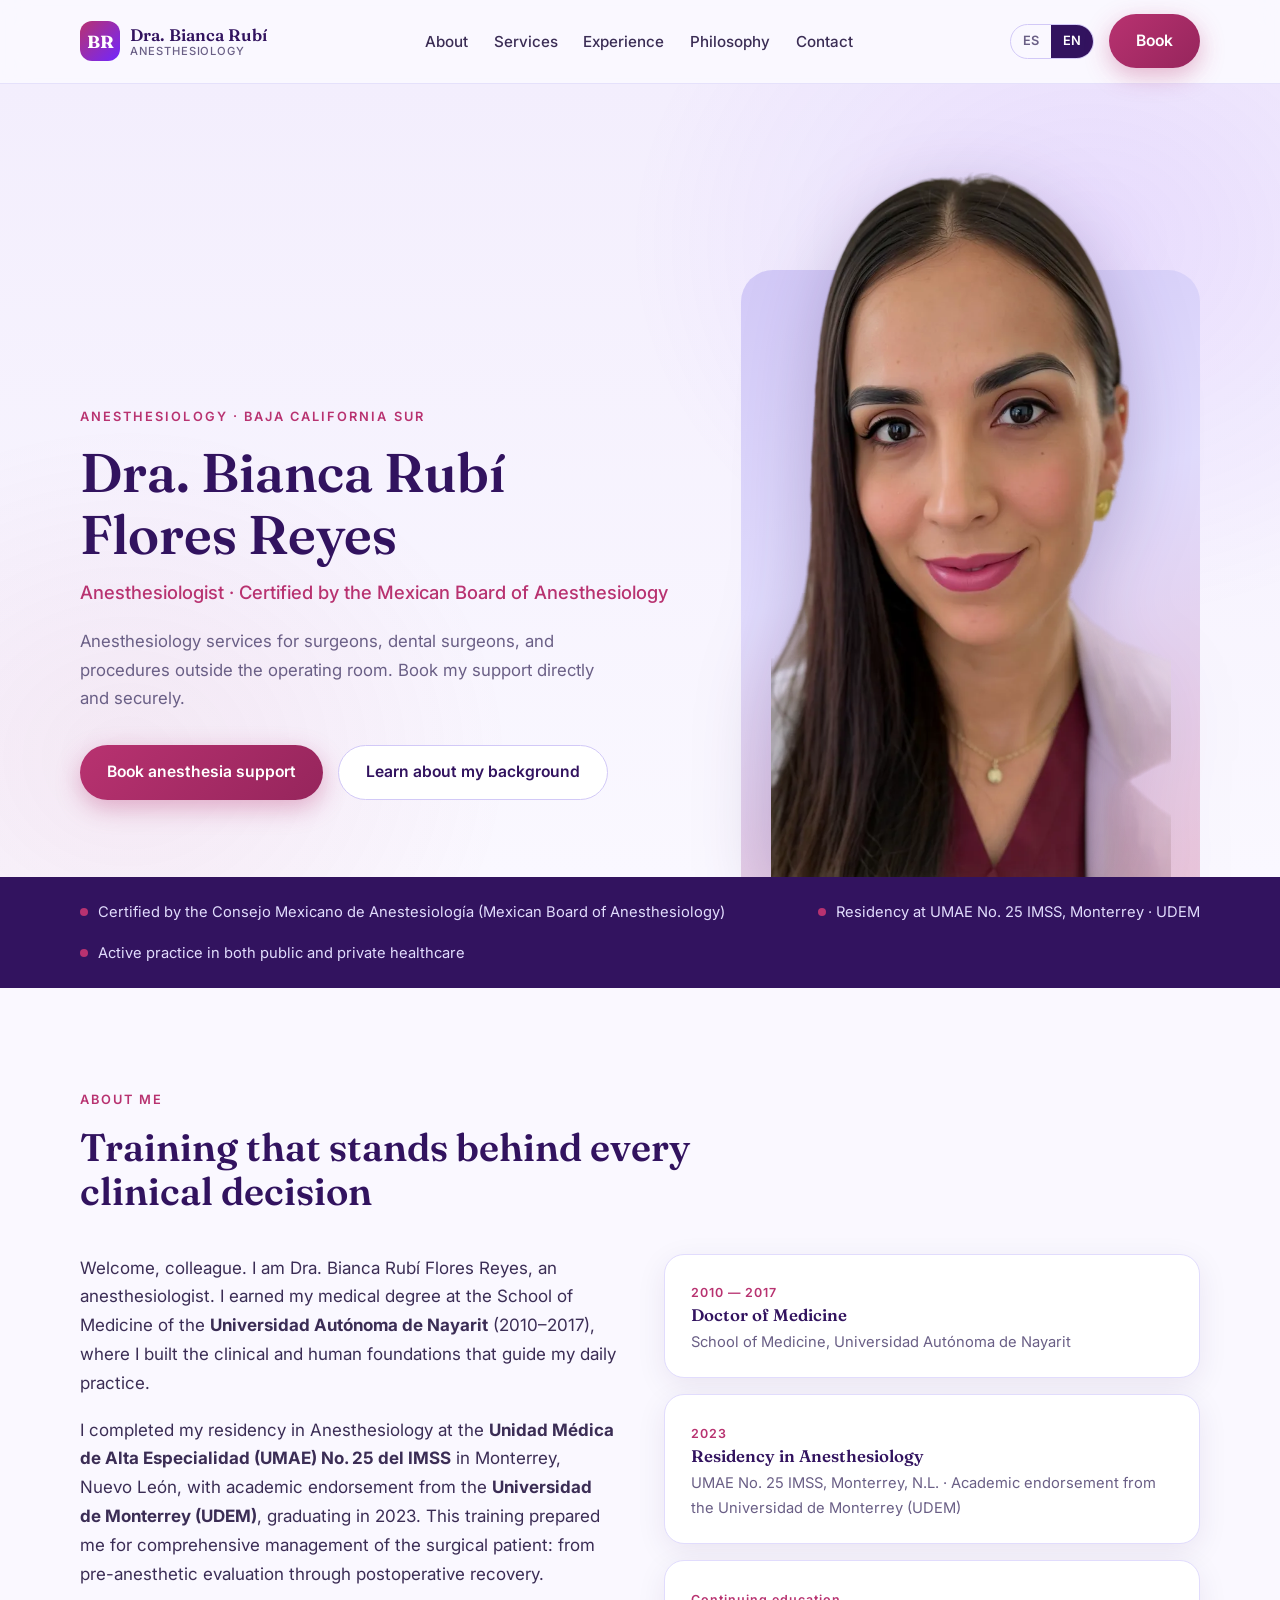
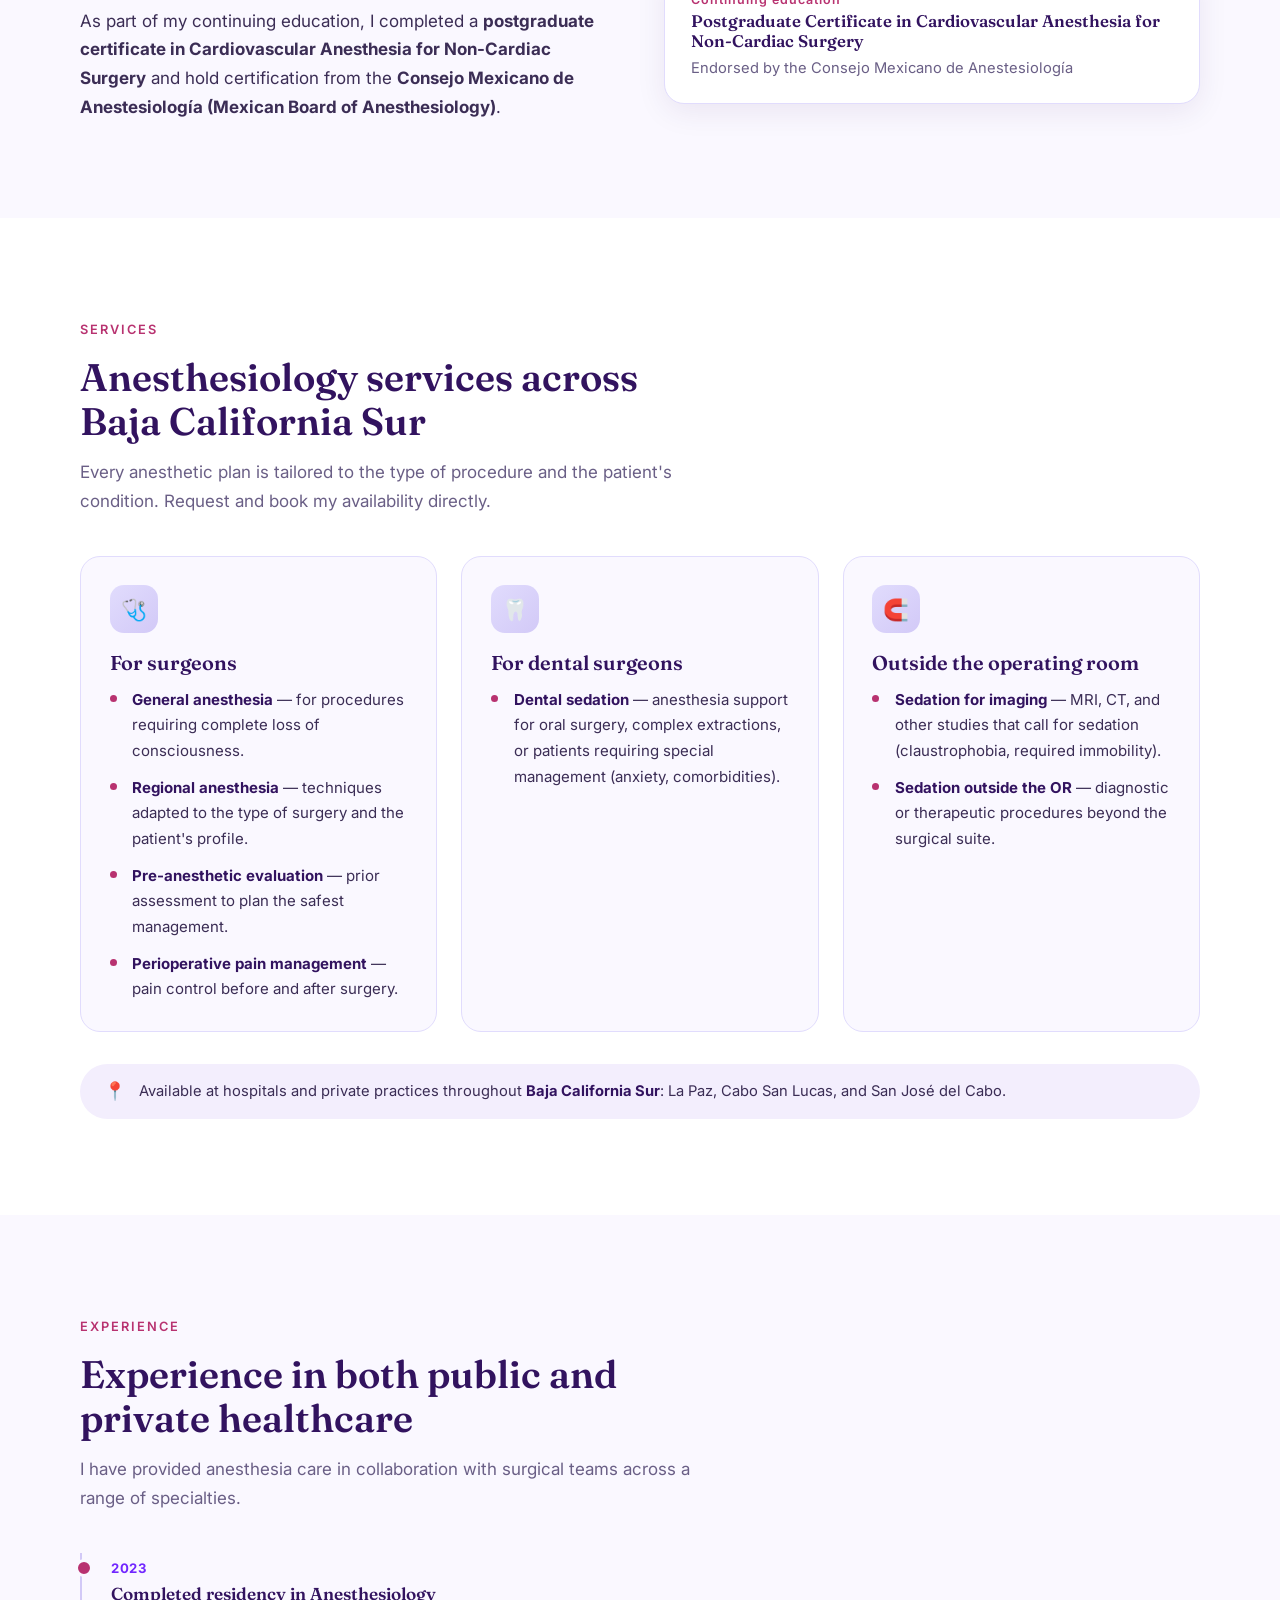
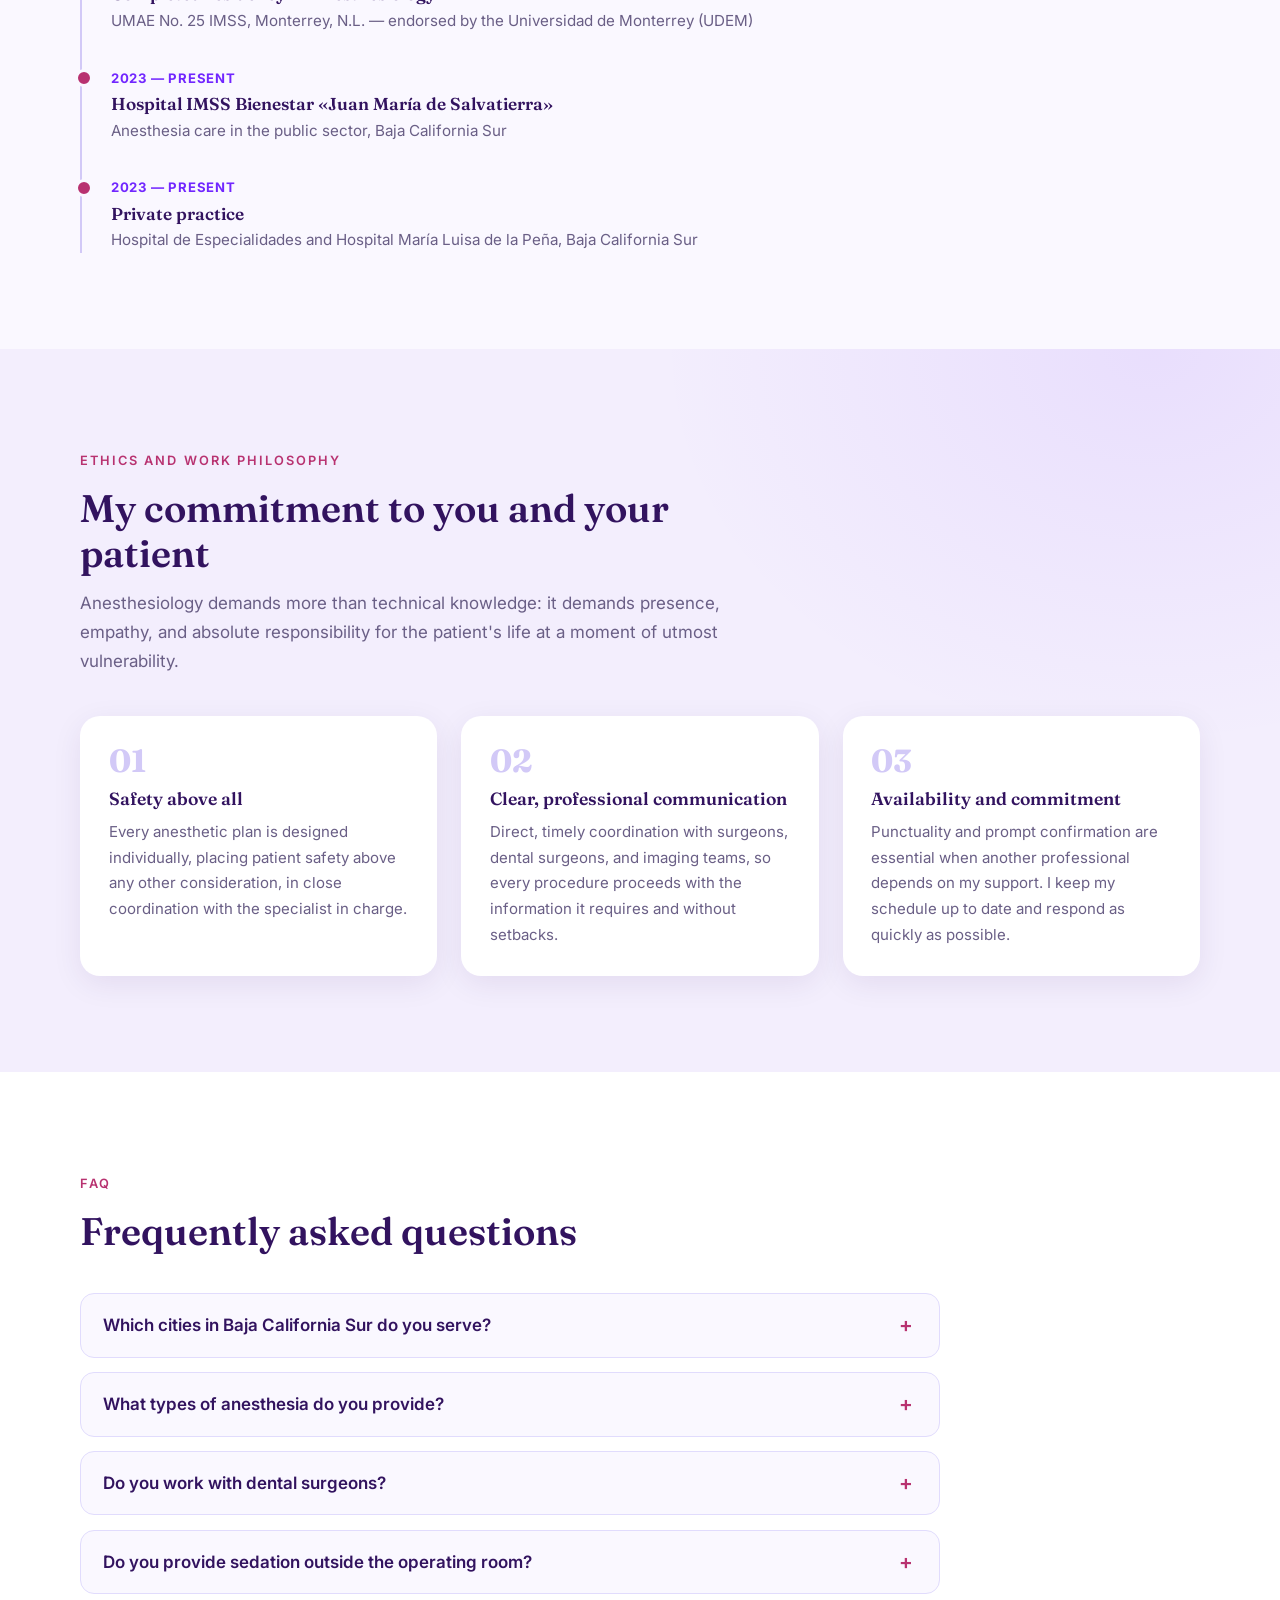
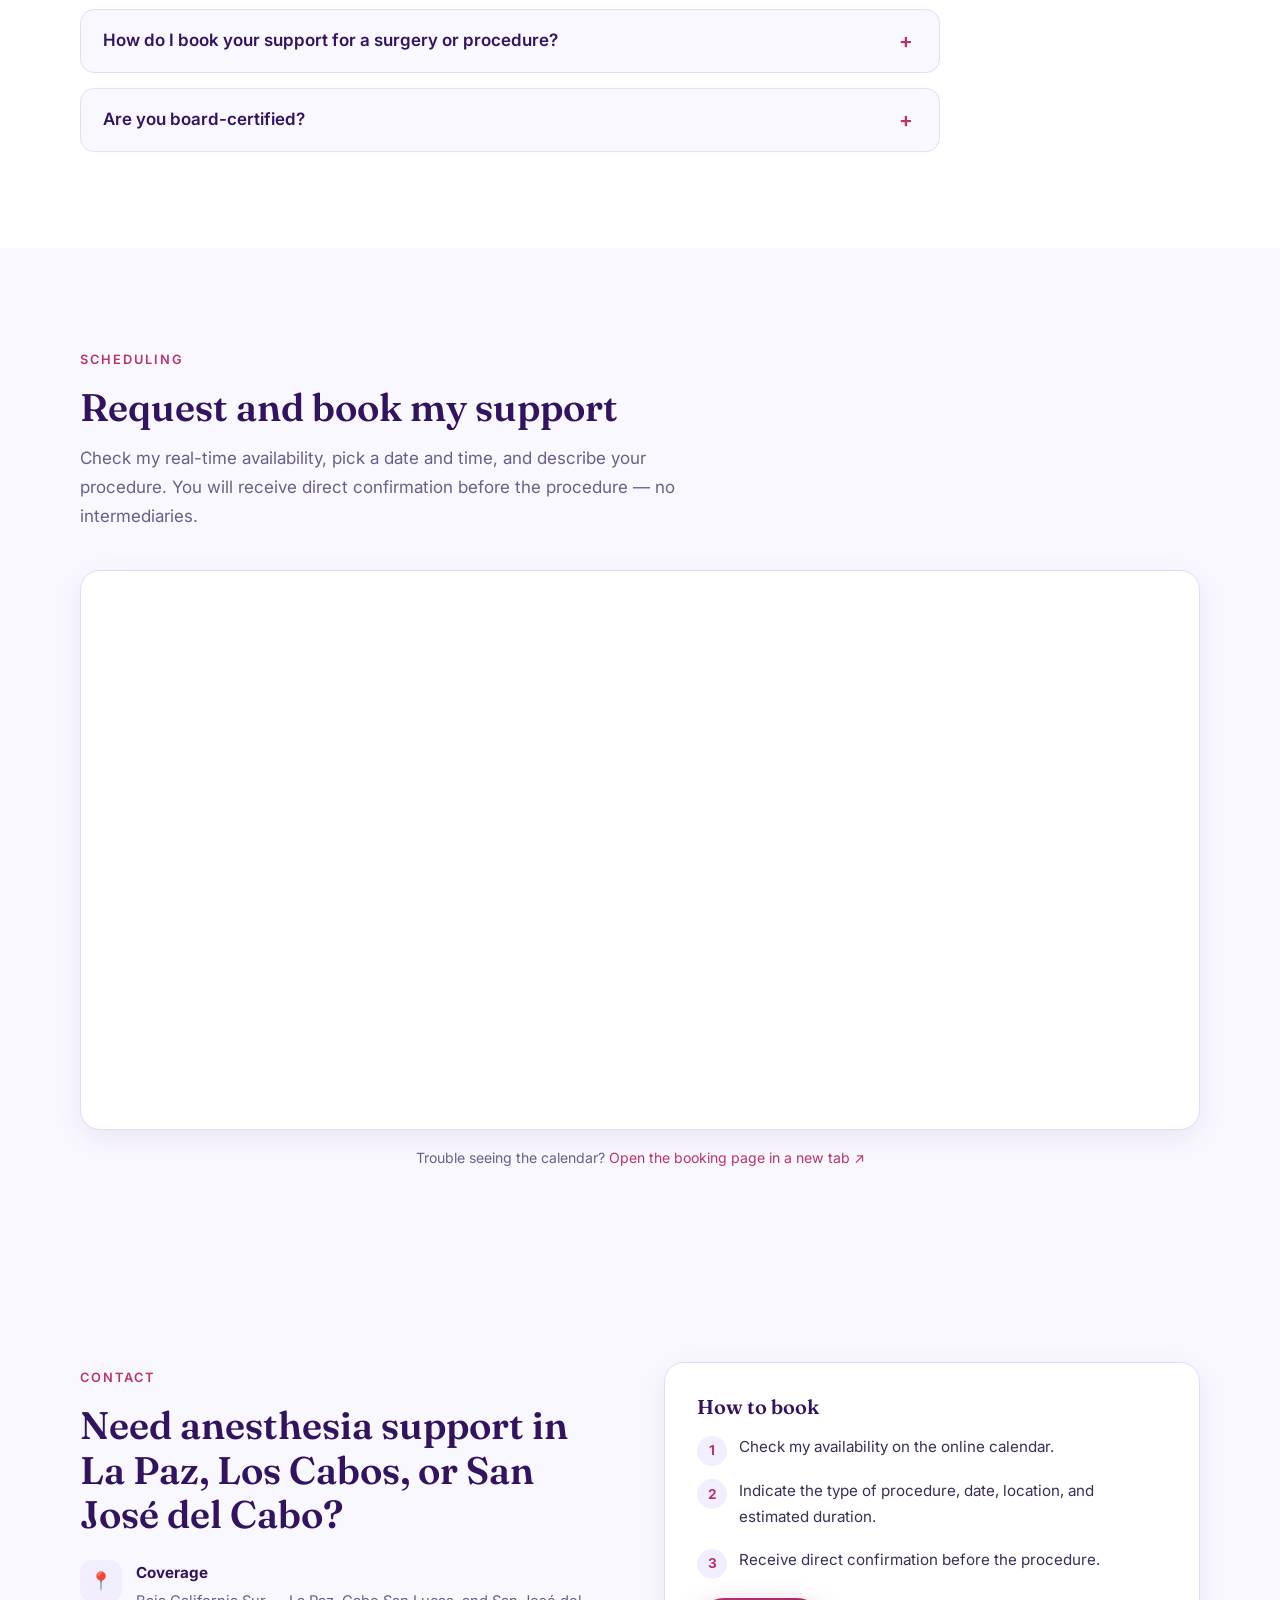
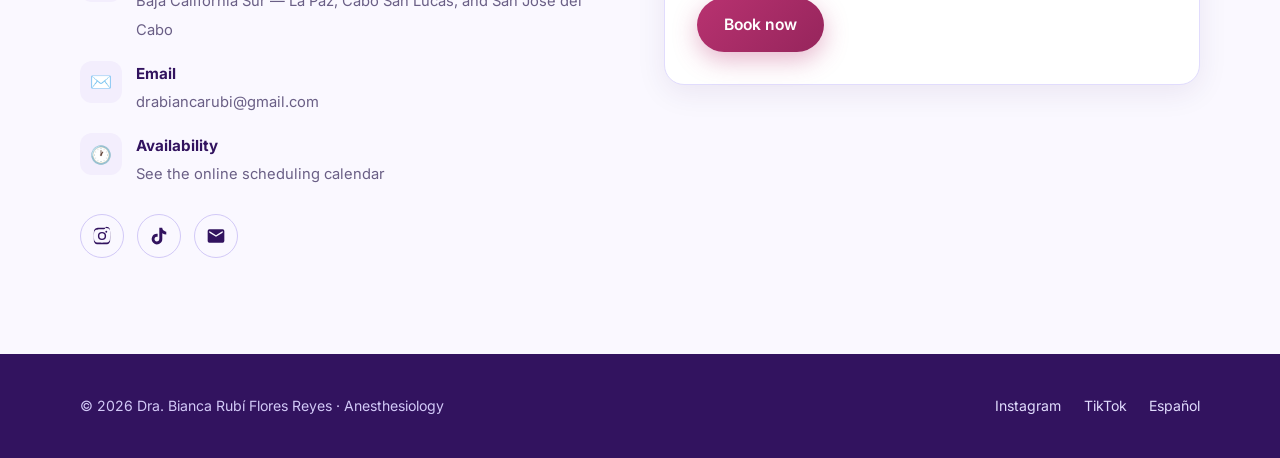
<file: index.html>
<!DOCTYPE html>
<html lang="es-MX">
<head>
  <meta charset="UTF-8">
  <meta name="viewport" content="width=device-width, initial-scale=1.0">
  <title>Anestesióloga en La Paz, Los Cabos y San José del Cabo | Dra. Bianca Rubí Flores Reyes</title>
  <meta name="description" content="Dra. Bianca Rubí Flores Reyes, anestesióloga certificada por el Consejo Mexicano de Anestesiología. Anestesia general, regional y sedación para cirujanos, dentistas e imagenología en La Paz, Cabo San Lucas y San José del Cabo. Agende en línea.">
  <link rel="canonical" href="https://drabiancarubi.com/">
  <link rel="alternate" hreflang="es-MX" href="https://drabiancarubi.com/">
  <link rel="alternate" hreflang="en" href="https://drabiancarubi.com/en/">
  <link rel="alternate" hreflang="x-default" href="https://drabiancarubi.com/">
  <meta name="geo.region" content="MX-BCS">
  <meta name="geo.placename" content="La Paz, Baja California Sur">
  <link rel="preload" as="image" href="assets/img/dra-bianca.webp" imagesrcset="assets/img/dra-bianca-sm.webp 640w, assets/img/dra-bianca.webp 1200w" imagesizes="(max-width: 960px) 88vw, 400px">
  <script>
    (function () {
      try {
        var pref = localStorage.getItem('lang');
        if (pref === 'en') { location.replace('en/'); return; }
        if (pref) return;
        var langs = navigator.languages || [navigator.language || 'es'];
        var wantsSpanish = false;
        for (var i = 0; i < langs.length; i++) {
          if (/^es/i.test(langs[i])) { wantsSpanish = true; break; }
        }
        if (!wantsSpanish) location.replace('en/');
      } catch (e) {}
    })();
  </script>
  <link rel="icon" href="assets/img/favicon.svg" type="image/svg+xml">

  <meta property="og:type" content="website">
  <meta property="og:title" content="Dra. Bianca Rubí Flores Reyes | Anestesióloga">
  <meta property="og:description" content="Apoyo anestésico seguro y puntual para su práctica quirúrgica, dental o de imagenología en Baja California Sur.">
  <meta property="og:locale" content="es_MX">
  <meta property="og:site_name" content="Dra. Bianca Rubí Flores Reyes">
  <meta property="og:url" content="https://drabiancarubi.com/">
  <meta property="og:image" content="https://drabiancarubi.com/assets/img/og-card.png">
  <meta property="og:image:width" content="1200">
  <meta property="og:image:height" content="630">
  <meta property="og:image:alt" content="Dra. Bianca Rubí Flores Reyes — Médico Especialista en Anestesiología, Baja California Sur">
  <meta name="twitter:card" content="summary_large_image">
  <meta name="twitter:title" content="Dra. Bianca Rubí Flores Reyes | Anestesióloga">
  <meta name="twitter:description" content="Apoyo anestésico seguro y puntual para su práctica quirúrgica, dental o de imagenología en Baja California Sur.">
  <meta name="twitter:image" content="https://drabiancarubi.com/assets/img/og-card.png">

  <link rel="preconnect" href="https://fonts.googleapis.com">
  <link rel="preconnect" href="https://fonts.gstatic.com" crossorigin>
  <link href="https://fonts.googleapis.com/css2?family=Fraunces:opsz,wght@9..144,500;9..144,600;9..144,700&family=Inter:wght@400;500;600&display=swap" rel="stylesheet">
  <link rel="stylesheet" href="assets/css/style.css">

  <script type="application/ld+json">
{
  "@context": "https://schema.org",
  "@type": "Physician",
  "@id": "https://drabiancarubi.com/#physician",
  "name": "Dra. Bianca Rubí Flores Reyes",
  "medicalSpecialty": "Anesthesiology",
  "url": "https://drabiancarubi.com/",
  "image": "https://drabiancarubi.com/assets/img/dra-bianca-sm.png",
  "email": "drabiancarubi@gmail.com",
  "priceRange": "$$",
  "address": {
    "@type": "PostalAddress",
    "addressLocality": "La Paz",
    "addressRegion": "Baja California Sur",
    "addressCountry": "MX"
  },
  "areaServed": [
    {
      "@type": "City",
      "name": "La Paz",
      "containedInPlace": {
        "@type": "State",
        "name": "Baja California Sur"
      }
    },
    {
      "@type": "City",
      "name": "Cabo San Lucas",
      "containedInPlace": {
        "@type": "State",
        "name": "Baja California Sur"
      }
    },
    {
      "@type": "City",
      "name": "San José del Cabo",
      "containedInPlace": {
        "@type": "State",
        "name": "Baja California Sur"
      }
    }
  ],
  "knowsLanguage": [
    "es",
    "en"
  ],
  "memberOf": {
    "@type": "Organization",
    "name": "Consejo Mexicano de Anestesiología"
  },
  "alumniOf": [
    {
      "@type": "CollegeOrUniversity",
      "name": "Universidad Autónoma de Nayarit"
    },
    {
      "@type": "CollegeOrUniversity",
      "name": "Universidad de Monterrey (UDEM)"
    }
  ],
  "sameAs": [
    "https://www.instagram.com/dra.biancarubifloresrey/",
    "https://www.tiktok.com/@biancaflores8195"
  ],
  "potentialAction": {
    "@type": "ReserveAction",
    "target": "https://cal.com/bianca-rubi-flores-reyes-wnescc/consulta-pre-anestesica",
    "name": "Agendar valoración preanestésica"
  },
  "description": "Médico anestesióloga certificada por el Consejo Mexicano de Anestesiología. Anestesia general, regional y sedación para cirujanos, cirujanos dentistas e imagenología en La Paz, Cabo San Lucas y San José del Cabo, Baja California Sur.",
  "availableService": [
    {
      "@type": "MedicalProcedure",
      "name": "Anestesia general"
    },
    {
      "@type": "MedicalProcedure",
      "name": "Anestesia regional"
    },
    {
      "@type": "MedicalProcedure",
      "name": "Valoración preanestésica"
    },
    {
      "@type": "MedicalProcedure",
      "name": "Manejo del dolor perioperatorio"
    },
    {
      "@type": "MedicalProcedure",
      "name": "Sedación dental"
    },
    {
      "@type": "MedicalProcedure",
      "name": "Sedación para imagenología"
    },
    {
      "@type": "MedicalProcedure",
      "name": "Sedación fuera de quirófano"
    }
  ]
}
  </script>
</head>
<body>

<header class="site-header">
  <div class="container nav">
    <a href="#inicio" class="brand">
      <span class="mark">BR</span>
      <span class="name">Dra. Bianca Rubí<small>Anestesiología</small></span>
    </a>
    <ul class="nav-links" id="navLinks">
      <li><a href="#sobre-mi">Sobre mí</a></li>
      <li><a href="#servicios">Servicios</a></li>
      <li><a href="#trayectoria">Trayectoria</a></li>
      <li><a href="#filosofia">Filosofía</a></li>
      <li><a href="#contacto">Contacto</a></li>
    </ul>
    <div class="nav-actions">
      <nav class="lang-switch" aria-label="Idioma">
        <span class="active">ES</span>
        <a href="en/" data-setlang="en">EN</a>
      </nav>
      <a class="btn btn-primary" href="#agenda">Agendar</a>
      <button class="nav-toggle" id="navToggle" aria-label="Abrir menú" aria-expanded="false">
        <span></span><span></span><span></span>
      </button>
    </div>
  </div>
</header>

<main>

  <!-- ============ HERO ============ -->
  <section class="hero" id="inicio">
    <div class="container hero-grid">
      <div class="hero-copy">
        <span class="eyebrow">Anestesiología · Baja California Sur</span>
        <h1>Dra. Bianca Rubí Flores&nbsp;Reyes</h1>
        <p class="subtitle">Médico Especialista en Anestesiología</p>
        <p class="lead">Servicio de anestesiología para cirujanos, cirujanos dentistas y procedimientos fuera de quirófano. Agende mi apoyo de forma directa y segura.</p>
        <div class="hero-ctas">
          <a class="btn btn-primary" href="#agenda">Agendar mi apoyo anestésico</a>
          <a class="btn btn-ghost" href="#sobre-mi">Conocer mi trayectoria</a>
        </div>
      </div>
      <figure class="hero-figure">
        <img src="assets/img/dra-bianca.webp" width="1200" height="2118"
             srcset="assets/img/dra-bianca-sm.webp 640w, assets/img/dra-bianca.webp 1200w"
             sizes="(max-width: 960px) 88vw, 400px"
             alt="Dra. Bianca Rubí Flores Reyes, médico anestesióloga" fetchpriority="high">
      </figure>
    </div>
  </section>

  <!-- ============ TRUST STRIP ============ -->
  <div class="trust">
    <div class="container">
      <div class="item"><span class="dot"></span>Aval del Consejo Mexicano de Anestesiología</div>
      <div class="item"><span class="dot"></span>Especialidad en UMAE No. 25 IMSS, Monterrey · UDEM</div>
      <div class="item"><span class="dot"></span>Práctica activa en sector público y privado</div>
    </div>
  </div>

  <!-- ============ SOBRE MÍ ============ -->
  <section id="sobre-mi">
    <div class="container">
      <div class="section-head reveal">
        <span class="eyebrow">Sobre mí</span>
        <h2>Formación que respalda cada decisión clínica</h2>
      </div>
      <div class="about-grid">
        <div class="col reveal">
          <p>Bienvenido(a), colega. Soy la Dra. Bianca Rubí Flores Reyes, médico anestesióloga. Estudié la carrera de Medicina en la Facultad de Medicina de la <strong>Universidad Autónoma de Nayarit</strong> (2010–2017), donde desarrollé las bases clínicas y humanas que hoy guían mi práctica diaria.</p>
          <p>Realicé mi especialidad en Anestesiología en la <strong>Unidad Médica de Alta Especialidad (UMAE) No. 25 del IMSS</strong>, en Monterrey, Nuevo León, con aval académico de la <strong>Universidad de Monterrey (UDEM)</strong>, egresando en 2023. Esta formación me permitió especializarme en el manejo integral del paciente quirúrgico: desde la valoración preanestésica hasta la recuperación postoperatoria.</p>
          <p>Como parte de mi actualización continua, cursé el <strong>Diplomado en Anestesia Cardiovascular en Cirugía No Cardiaca</strong> y cuento con aval del <strong>Consejo Mexicano de Anestesiología</strong>.</p>
        </div>
        <div class="edu-cards reveal">
          <div class="edu-card">
            <span class="year">2010 — 2017</span>
            <h3>Médico Cirujano</h3>
            <p>Facultad de Medicina, Universidad Autónoma de Nayarit</p>
          </div>
          <div class="edu-card">
            <span class="year">2023</span>
            <h3>Especialidad en Anestesiología</h3>
            <p>UMAE No. 25 IMSS, Monterrey, N.L. · Aval académico de la Universidad de Monterrey (UDEM)</p>
          </div>
          <div class="edu-card">
            <span class="year">Actualización continua</span>
            <h3>Diplomado en Anestesia Cardiovascular en Cirugía No Cardiaca</h3>
            <p>Aval del Consejo Mexicano de Anestesiología</p>
          </div>
        </div>
      </div>
    </div>
  </section>

  <!-- ============ SERVICIOS ============ -->
  <section class="services" id="servicios">
    <div class="container">
      <div class="section-head reveal">
        <span class="eyebrow">Servicios</span>
        <h2>Servicios de anestesiología en Baja California Sur</h2>
        <p>Cada plan anestésico se personaliza de acuerdo con el tipo de procedimiento y las condiciones del paciente. Solicite y agende mi disponibilidad de forma directa.</p>
      </div>
      <div class="service-grid">
        <div class="service-card reveal">
          <div class="icon" aria-hidden="true">🩺</div>
          <h3>Para cirujanos</h3>
          <ul>
            <li><strong>Anestesia general</strong> — para procedimientos que requieren pérdida completa de la conciencia.</li>
            <li><strong>Anestesia regional</strong> — técnicas adaptadas al tipo de cirugía y al perfil del paciente.</li>
            <li><strong>Valoración preanestésica</strong> — evaluación previa para planear el manejo más seguro.</li>
            <li><strong>Manejo del dolor perioperatorio</strong> — control del dolor antes y después de la cirugía.</li>
          </ul>
        </div>
        <div class="service-card reveal">
          <div class="icon" aria-hidden="true">🦷</div>
          <h3>Para cirujanos dentistas</h3>
          <ul>
            <li><strong>Sedación dental</strong> — apoyo anestésico para cirugías orales, extracciones complejas o pacientes con manejo especial (ansiedad, comorbilidades).</li>
          </ul>
        </div>
        <div class="service-card reveal">
          <div class="icon" aria-hidden="true">🧲</div>
          <h3>Fuera de quirófano</h3>
          <ul>
            <li><strong>Sedación para imagenología</strong> — resonancia magnética, tomografía y otros estudios que requieran sedación (claustrofobia, inmovilidad necesaria).</li>
            <li><strong>Sedación fuera de quirófano</strong> — procedimientos diagnósticos o terapéuticos fuera del área quirúrgica.</li>
          </ul>
        </div>
      </div>
      <div class="coverage-note reveal">
        <span class="pin" aria-hidden="true">📍</span>
        <span>Cobertura en instituciones y consultorios de <strong>Baja California Sur</strong>: La Paz, Cabo San Lucas y San José del Cabo.</span>
      </div>
    </div>
  </section>

  <!-- ============ TRAYECTORIA ============ -->
  <section id="trayectoria">
    <div class="container">
      <div class="section-head reveal">
        <span class="eyebrow">Trayectoria</span>
        <h2>Experiencia en el sector público y privado</h2>
        <p>He brindado atención anestésica colaborando con equipos quirúrgicos de distintas especialidades.</p>
      </div>
      <div class="timeline reveal">
        <div class="timeline-item">
          <span class="year">2023</span>
          <h3>Egreso de la especialidad en Anestesiología</h3>
          <p>UMAE No. 25 IMSS, Monterrey, N.L. — aval de la Universidad de Monterrey (UDEM)</p>
        </div>
        <div class="timeline-item">
          <span class="year">2023 — ACTUAL</span>
          <h3>Hospital IMSS Bienestar «Juan María de Salvatierra»</h3>
          <p>Atención anestésica en el sector público, Baja California Sur</p>
        </div>
        <div class="timeline-item">
          <span class="year">2023 — ACTUAL</span>
          <h3>Práctica privada</h3>
          <p>Hospital de Especialidades y Hospital María Luisa de la Peña, Baja California Sur</p>
        </div>
      </div>
    </div>
  </section>

  <!-- ============ FILOSOFÍA ============ -->
  <section class="philosophy" id="filosofia">
    <div class="container">
      <div class="section-head reveal">
        <span class="eyebrow">Ética y filosofía de trabajo</span>
        <h2>Mi compromiso con usted y su paciente</h2>
        <p>La anestesiología exige algo más que conocimiento técnico: exige presencia, empatía y responsabilidad absoluta por la vida del paciente en un momento de máxima vulnerabilidad.</p>
      </div>
      <div class="phil-grid">
        <div class="phil-card reveal">
          <div class="num">01</div>
          <h3>Seguridad ante todo</h3>
          <p>Cada plan anestésico se diseña de forma individual, priorizando la seguridad del paciente por encima de cualquier otro factor, en coordinación estrecha con el especialista a cargo.</p>
        </div>
        <div class="phil-card reveal">
          <div class="num">02</div>
          <h3>Comunicación clara y profesional</h3>
          <p>Coordinación directa y oportuna con cirujanos, cirujanos dentistas y equipos de imagenología, para que cada procedimiento se realice con la información necesaria y sin contratiempos.</p>
        </div>
        <div class="phil-card reveal">
          <div class="num">03</div>
          <h3>Disponibilidad y compromiso</h3>
          <p>La puntualidad y la confirmación oportuna son clave cuando otro profesional depende de mi apoyo. Mantengo mi agenda actualizada y respondo con la mayor prontitud posible.</p>
        </div>
      </div>
    </div>
  </section>

  <!-- ============ FAQ ============ -->
  <section class="faq" id="preguntas">
    <div class="container">
      <div class="section-head reveal">
        <span class="eyebrow">Preguntas frecuentes</span>
        <h2>Preguntas frecuentes sobre anestesiología en B.C.S.</h2>
      </div>
      <div class="faq-list reveal">
        <details><summary>¿En qué ciudades de Baja California Sur ofrece servicio de anestesiología?</summary><p>Brindo apoyo anestésico en La Paz, Cabo San Lucas y San José del Cabo, en hospitales, clínicas, consultorios dentales y unidades de imagenología. Puedo trasladarme a la sede de su procedimiento.</p></details>
        <details><summary>¿Qué tipos de anestesia maneja?</summary><p>Anestesia general, anestesia regional, sedación y manejo del dolor perioperatorio. Cada plan anestésico se personaliza según el procedimiento y las condiciones del paciente, siempre con valoración preanestésica previa.</p></details>
        <details><summary>¿Trabaja con cirujanos dentistas?</summary><p>Sí. Ofrezco sedación dental para cirugías orales, extracciones complejas y pacientes que requieren manejo especial por ansiedad o comorbilidades, en el consultorio del cirujano dentista.</p></details>
        <details><summary>¿Realiza sedación fuera de quirófano?</summary><p>Sí. Doy sedación para resonancia magnética, tomografía y otros estudios de imagenología, así como para procedimientos diagnósticos o terapéuticos fuera del área quirúrgica.</p></details>
        <details><summary>¿Cómo agendo su apoyo para una cirugía o procedimiento?</summary><p>Directamente en el calendario en línea de esta página: elija fecha y horario disponibles e indique el tipo de procedimiento, sede y duración estimada. Recibirá confirmación directa antes del procedimiento.</p></details>
        <details><summary>¿Cuenta con certificación como anestesióloga?</summary><p>Sí. Cuento con aval del Consejo Mexicano de Anestesiología y realicé la especialidad en Anestesiología en la UMAE No. 25 del IMSS en Monterrey, con aval académico de la Universidad de Monterrey (UDEM).</p></details>
      </div>
    </div>
    <script type="application/ld+json">{"@context": "https://schema.org", "@type": "FAQPage", "mainEntity": [{"@type": "Question", "name": "¿En qué ciudades de Baja California Sur ofrece servicio de anestesiología?", "acceptedAnswer": {"@type": "Answer", "text": "Brindo apoyo anestésico en La Paz, Cabo San Lucas y San José del Cabo, en hospitales, clínicas, consultorios dentales y unidades de imagenología. Puedo trasladarme a la sede de su procedimiento."}}, {"@type": "Question", "name": "¿Qué tipos de anestesia maneja?", "acceptedAnswer": {"@type": "Answer", "text": "Anestesia general, anestesia regional, sedación y manejo del dolor perioperatorio. Cada plan anestésico se personaliza según el procedimiento y las condiciones del paciente, siempre con valoración preanestésica previa."}}, {"@type": "Question", "name": "¿Trabaja con cirujanos dentistas?", "acceptedAnswer": {"@type": "Answer", "text": "Sí. Ofrezco sedación dental para cirugías orales, extracciones complejas y pacientes que requieren manejo especial por ansiedad o comorbilidades, en el consultorio del cirujano dentista."}}, {"@type": "Question", "name": "¿Realiza sedación fuera de quirófano?", "acceptedAnswer": {"@type": "Answer", "text": "Sí. Doy sedación para resonancia magnética, tomografía y otros estudios de imagenología, así como para procedimientos diagnósticos o terapéuticos fuera del área quirúrgica."}}, {"@type": "Question", "name": "¿Cómo agendo su apoyo para una cirugía o procedimiento?", "acceptedAnswer": {"@type": "Answer", "text": "Directamente en el calendario en línea de esta página: elija fecha y horario disponibles e indique el tipo de procedimiento, sede y duración estimada. Recibirá confirmación directa antes del procedimiento."}}, {"@type": "Question", "name": "¿Cuenta con certificación como anestesióloga?", "acceptedAnswer": {"@type": "Answer", "text": "Sí. Cuento con aval del Consejo Mexicano de Anestesiología y realicé la especialidad en Anestesiología en la UMAE No. 25 del IMSS en Monterrey, con aval académico de la Universidad de Monterrey (UDEM)."}}]}</script>
  </section>

  <!-- ============ CTA ============ -->
  <section id="agenda">
    <div class="container">
      <div class="section-head reveal">
        <span class="eyebrow">Agenda</span>
        <h2>Solicite y agende mi apoyo</h2>
        <p>Consulte mi disponibilidad real, elija fecha y horario, e indique el tipo de procedimiento. Recibirá confirmación directa antes del procedimiento — sin intermediarios.</p>
      </div>
      <div class="embed-card reveal">
        <div style="width:100%;height:100%;overflow:scroll" id="my-cal-inline-consulta-pre-anestesica"></div>
      </div>
      <p class="embed-fallback">¿Problemas para ver el calendario? <a href="https://cal.com/bianca-rubi-flores-reyes-wnescc/consulta-pre-anestesica" target="_blank" rel="noopener">Abrir la agenda en una pestaña nueva ↗</a></p>
    </div>
  </section>

  <!-- ============ CONTACTO ============ -->
  <section id="contacto">
    <div class="container contact-grid">
      <div class="reveal">
        <span class="eyebrow">Contacto</span>
        <h2>¿Necesita apoyo anestésico en La Paz, Los Cabos o San José del Cabo?</h2>
        <ul class="contact-list">
          <li>
            <span class="ico" aria-hidden="true">📍</span>
            <div><strong>Cobertura</strong><span>Baja California Sur — La Paz, Cabo San Lucas y San José del Cabo</span></div>
          </li>
          <li>
            <span class="ico" aria-hidden="true">✉️</span>
            <div><strong>Correo</strong><a href="mailto:drabiancarubi@gmail.com">drabiancarubi@gmail.com</a></div>
          </li>
          <li>
            <span class="ico" aria-hidden="true">🕐</span>
            <div><strong>Disponibilidad</strong><span>Consulte el calendario de agenda en línea</span></div>
          </li>
        </ul>
        <div class="socials">
          <a href="https://www.instagram.com/dra.biancarubifloresrey/" target="_blank" rel="noopener" aria-label="Instagram">
            <svg viewBox="0 0 24 24"><path d="M12 2.2c3.2 0 3.6 0 4.9.07 1.2.06 1.8.25 2.2.42.56.22.96.48 1.38.9.42.42.68.82.9 1.38.17.42.36 1 .42 2.2.06 1.3.07 1.7.07 4.9s0 3.6-.07 4.9c-.06 1.2-.25 1.8-.42 2.2a3.7 3.7 0 0 1-.9 1.38c-.42.42-.82.68-1.38.9-.42.17-1 .36-2.2.42-1.3.06-1.7.07-4.9.07s-3.6 0-4.9-.07c-1.2-.06-1.8-.25-2.2-.42a3.7 3.7 0 0 1-1.38-.9 3.7 3.7 0 0 1-.9-1.38c-.17-.42-.36-1-.42-2.2C2.2 15.6 2.2 15.2 2.2 12s0-3.6.07-4.9c.06-1.2.25-1.8.42-2.2.22-.56.48-.96.9-1.38.42-.42.82-.68 1.38-.9.42-.17 1-.36 2.2-.42C8.4 2.2 8.8 2.2 12 2.2m0 1.8c-3.15 0-3.52 0-4.76.07-1.15.05-1.77.24-2.19.4-.55.22-.94.47-1.35.88-.41.41-.66.8-.88 1.35-.16.42-.35 1.04-.4 2.19C2.35 10.13 2.35 10.5 2.35 12s0 1.87.07 3.11c.05 1.15.24 1.77.4 2.19.22.55.47.94.88 1.35.41.41.8.66 1.35.88.42.16 1.04.35 2.19.4 1.24.07 1.61.07 4.76.07s3.52 0 4.76-.07c1.15-.05 1.77-.24 2.19-.4.55-.22.94-.47 1.35-.88.41-.41.66-.8.88-1.35.16-.42.35-1.04.4-2.19.07-1.24.07-1.61.07-4.76s0-3.52-.07-4.76c-.05-1.15-.24-1.77-.4-2.19a3.64 3.64 0 0 0-.88-1.35 3.64 3.64 0 0 0-1.35-.88c-.42-.16-1.04-.35-2.19-.4C15.52 4 15.15 4 12 4m0 3.06a4.94 4.94 0 1 1 0 9.88 4.94 4.94 0 0 1 0-9.88m0 8.14a3.2 3.2 0 1 0 0-6.4 3.2 3.2 0 0 0 0 6.4m6.3-8.34a1.15 1.15 0 1 1-2.3 0 1.15 1.15 0 0 1 2.3 0"/></svg>
          </a>
          <a href="https://www.tiktok.com/@biancaflores8195" target="_blank" rel="noopener" aria-label="TikTok">
            <svg viewBox="0 0 24 24"><path d="M19.59 6.69a4.83 4.83 0 0 1-3.77-4.25V2h-3.45v13.67a2.89 2.89 0 0 1-5.2 1.74 2.89 2.89 0 0 1 2.31-4.64c.298 0 .595.047.88.14V9.4a6.84 6.84 0 0 0-.88-.05A6.33 6.33 0 0 0 5.1 20.14a6.34 6.34 0 0 0 10.86-4.43v-7a8.16 8.16 0 0 0 4.77 1.52v-3.4a4.85 4.85 0 0 1-1.14-.14z"/></svg>
          </a>
          <a href="mailto:drabiancarubi@gmail.com" aria-label="Correo electrónico">
            <svg viewBox="0 0 24 24"><path d="M20 4H4a2 2 0 0 0-2 2v12a2 2 0 0 0 2 2h16a2 2 0 0 0 2-2V6a2 2 0 0 0-2-2m0 4-8 5-8-5V6l8 5 8-5z"/></svg>
          </a>
        </div>
      </div>
      <div class="contact-card reveal">
        <h3>¿Cómo agendar?</h3>
        <ol>
          <li>Consulte mi disponibilidad de fechas y horarios en el calendario en línea.</li>
          <li>Indique el tipo de procedimiento, fecha, sede y duración estimada.</li>
          <li>Reciba confirmación directa antes del procedimiento.</li>
        </ol>
        <a class="btn btn-primary" href="#agenda">Agendar ahora</a>
      </div>
    </div>
  </section>

</main>

<footer class="site-footer">
  <div class="container">
    <span>© <span id="year">2026</span> Dra. Bianca Rubí Flores Reyes · Anestesiología</span>
    <div class="footer-links">
      <a href="https://www.instagram.com/dra.biancarubifloresrey/" target="_blank" rel="noopener">Instagram</a>
      <a href="https://www.tiktok.com/@biancaflores8195" target="_blank" rel="noopener">TikTok</a>
      <a href="en/" data-setlang="en">English</a>
    </div>
  </div>
</footer>

<script src="assets/js/main.js"></script>
<script type="text/javascript">
  (function () {
    let loaded = false;
    function loadCal() {
      if (loaded) return; loaded = true;

  (function (C, A, L) { let p = function (a, ar) { a.q.push(ar); }; let d = C.document; C.Cal = C.Cal || function () { let cal = C.Cal; let ar = arguments; if (!cal.loaded) { cal.ns = {}; cal.q = cal.q || []; d.head.appendChild(d.createElement("script")).src = A; cal.loaded = true; } if (ar[0] === L) { const api = function () { p(api, arguments); }; const namespace = ar[1]; api.q = api.q || []; if(typeof namespace === "string"){cal.ns[namespace] = cal.ns[namespace] || api;p(cal.ns[namespace], ar);p(cal, ["initNamespace", namespace]);} else p(cal, ar); return;} p(cal, ar); }; })(window, "https://app.cal.com/embed/embed.js", "init");
  Cal("init", "consulta-pre-anestesica", {origin:"https://app.cal.com"});
  Cal.config = Cal.config || {};
  Cal.config.forwardQueryParams = true;
  Cal.ns["consulta-pre-anestesica"]("inline", {
    elementOrSelector:"#my-cal-inline-consulta-pre-anestesica",
    config: {"layout":"month_view","useSlotsViewOnSmallScreen":"true"},
    calLink: "bianca-rubi-flores-reyes-wnescc/consulta-pre-anestesica",
  });
  Cal.ns["consulta-pre-anestesica"]("ui", {"theme":"light","cssVarsPerTheme":{"light":{"cal-brand":"#b83270"},"dark":{"cal-brand":"#e64f96"}},"hideEventTypeDetails":false,"layout":"month_view"});
      }
    const agenda = document.getElementById("agenda");
    if ("IntersectionObserver" in window && agenda) {
      const io = new IntersectionObserver((e) => {
        if (e.some(x => x.isIntersecting)) { loadCal(); io.disconnect(); }
      }, { rootMargin: "900px" });
      io.observe(agenda);
      setTimeout(loadCal, 8000);
    } else { loadCal(); }
  })();
  </script>
</body>
</html>
</file>
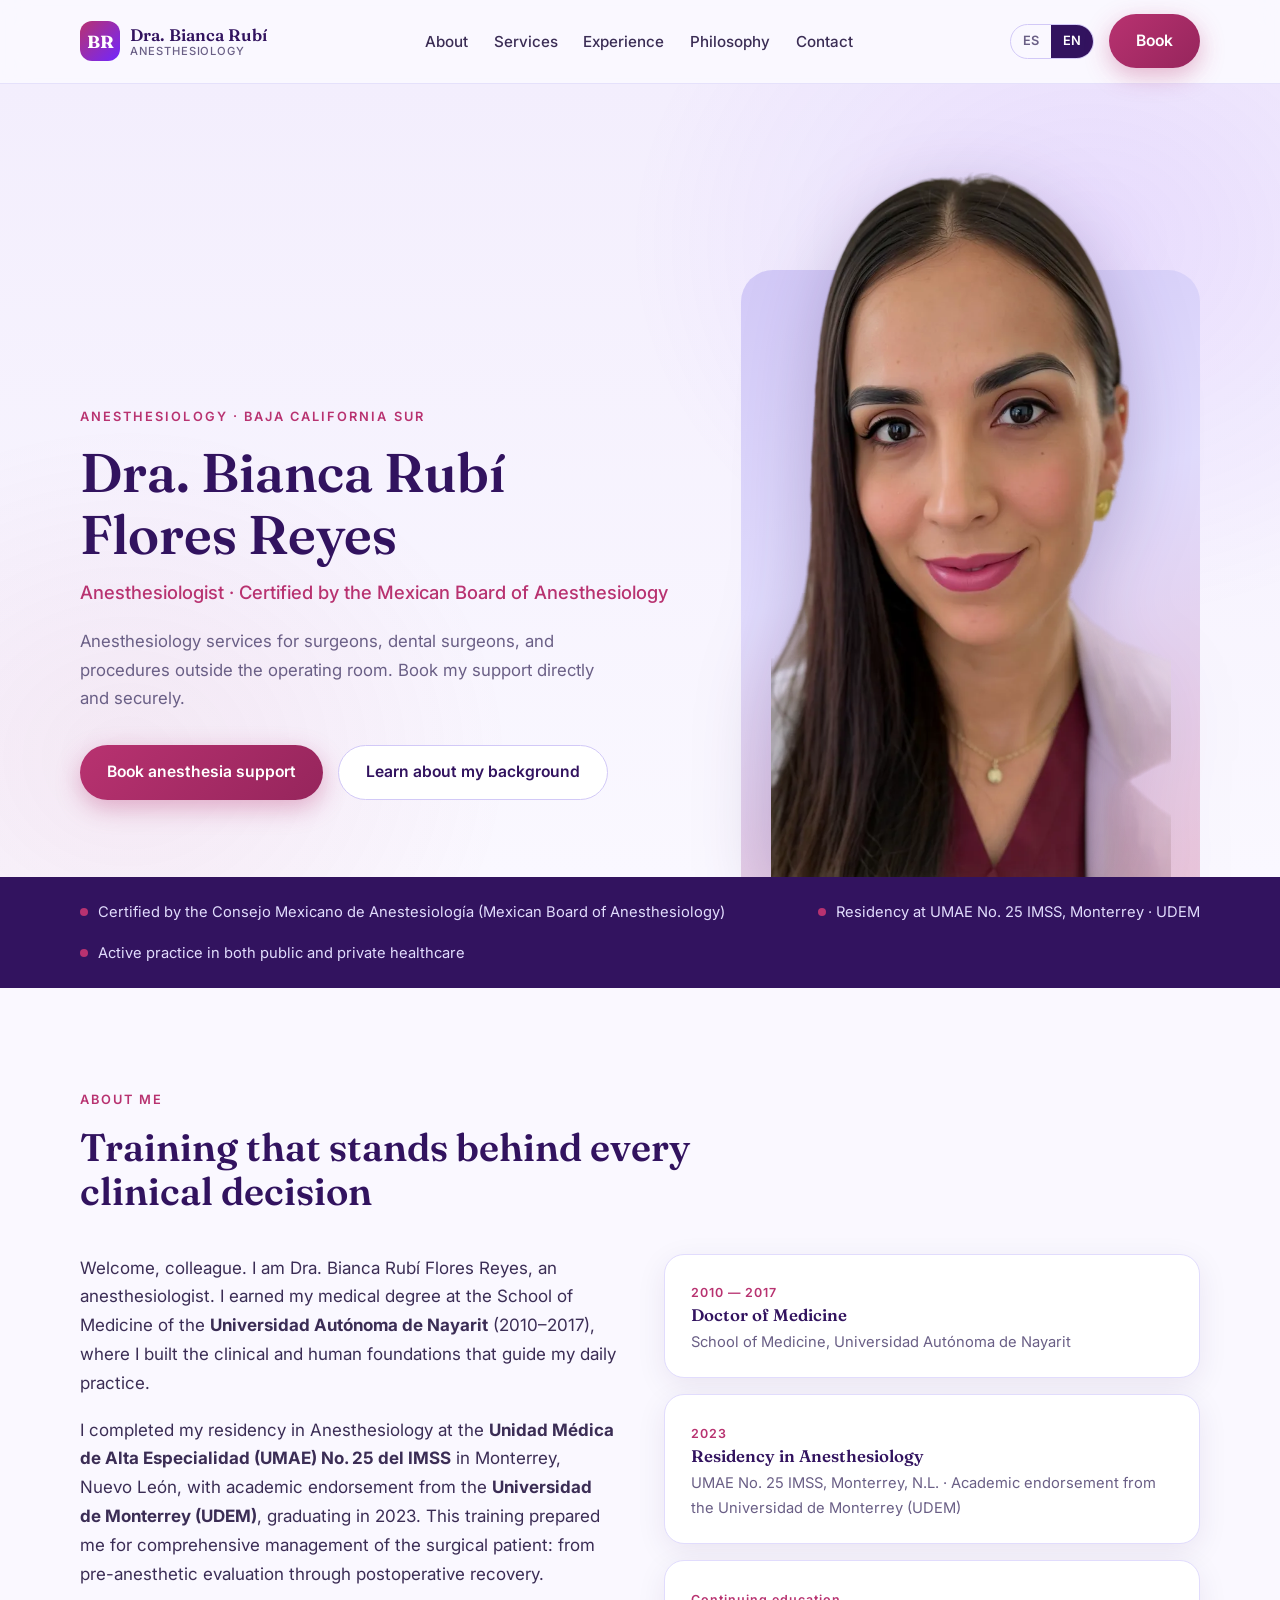
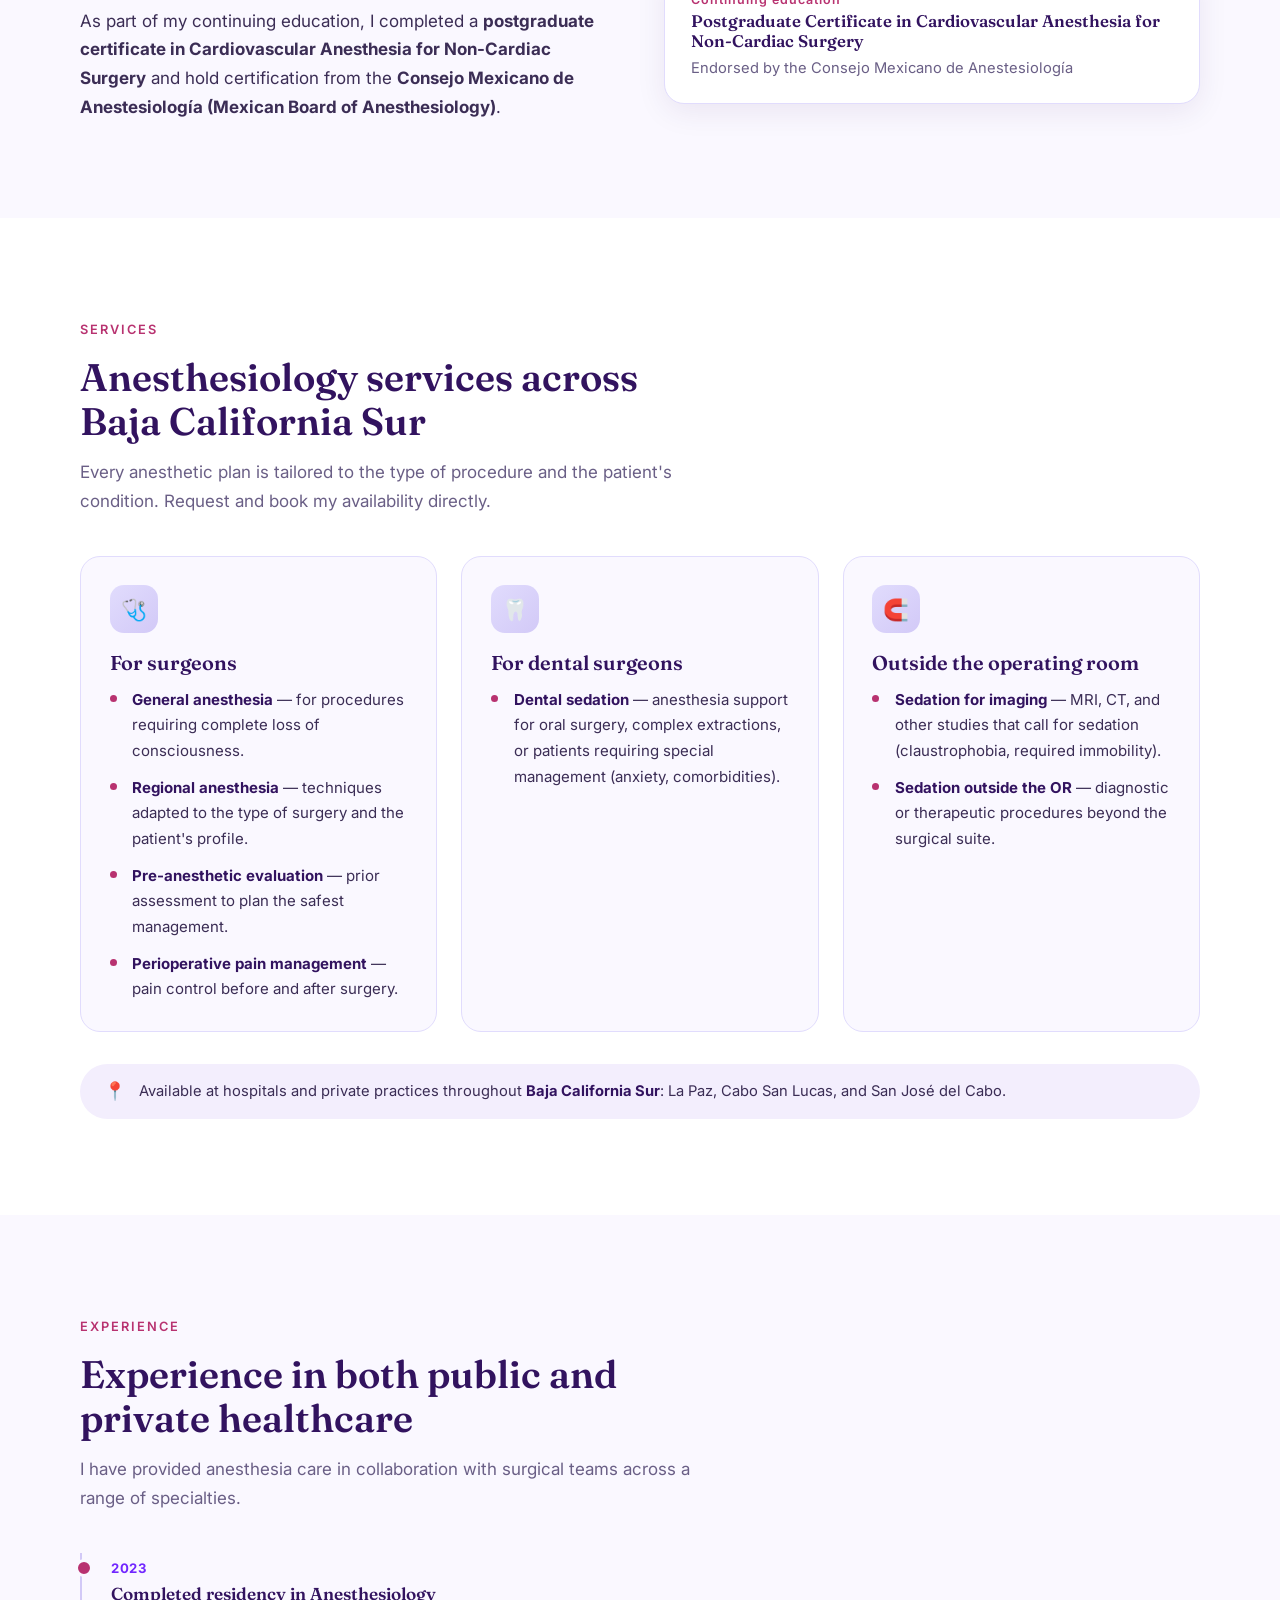
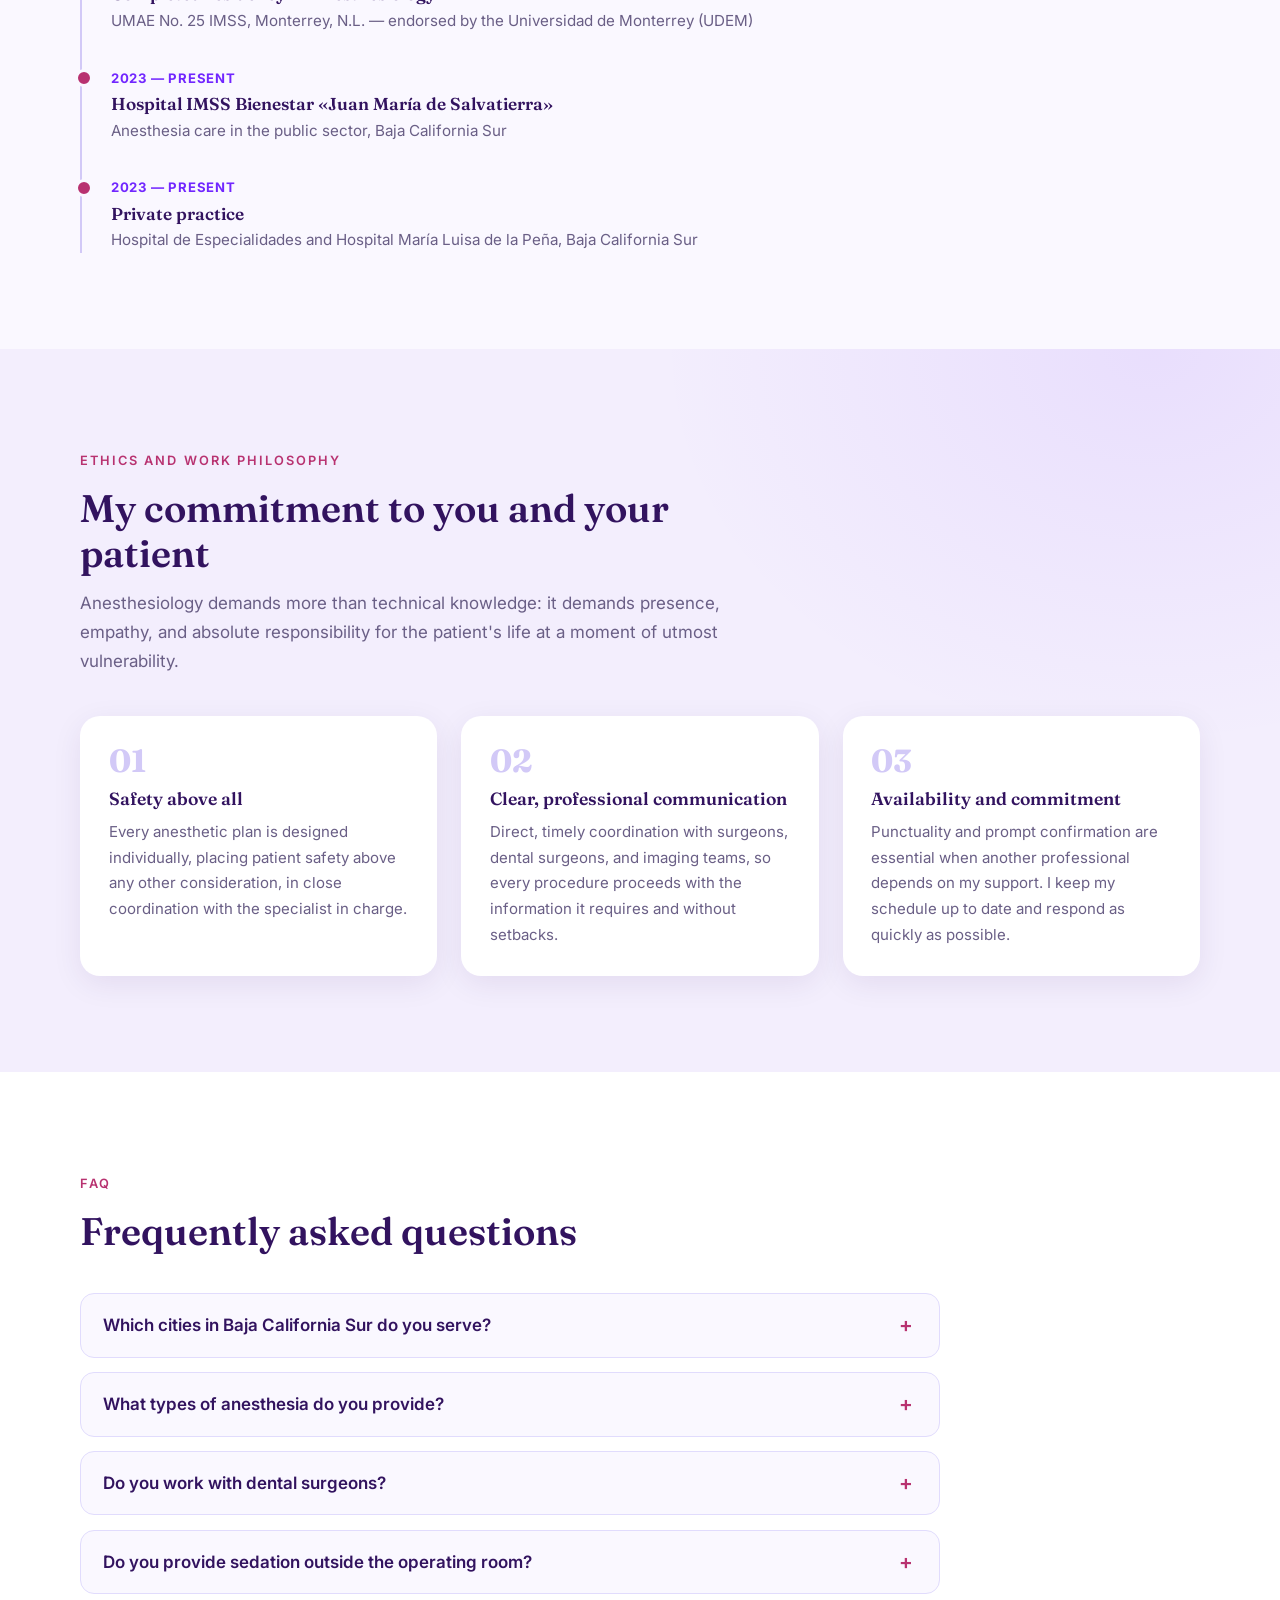
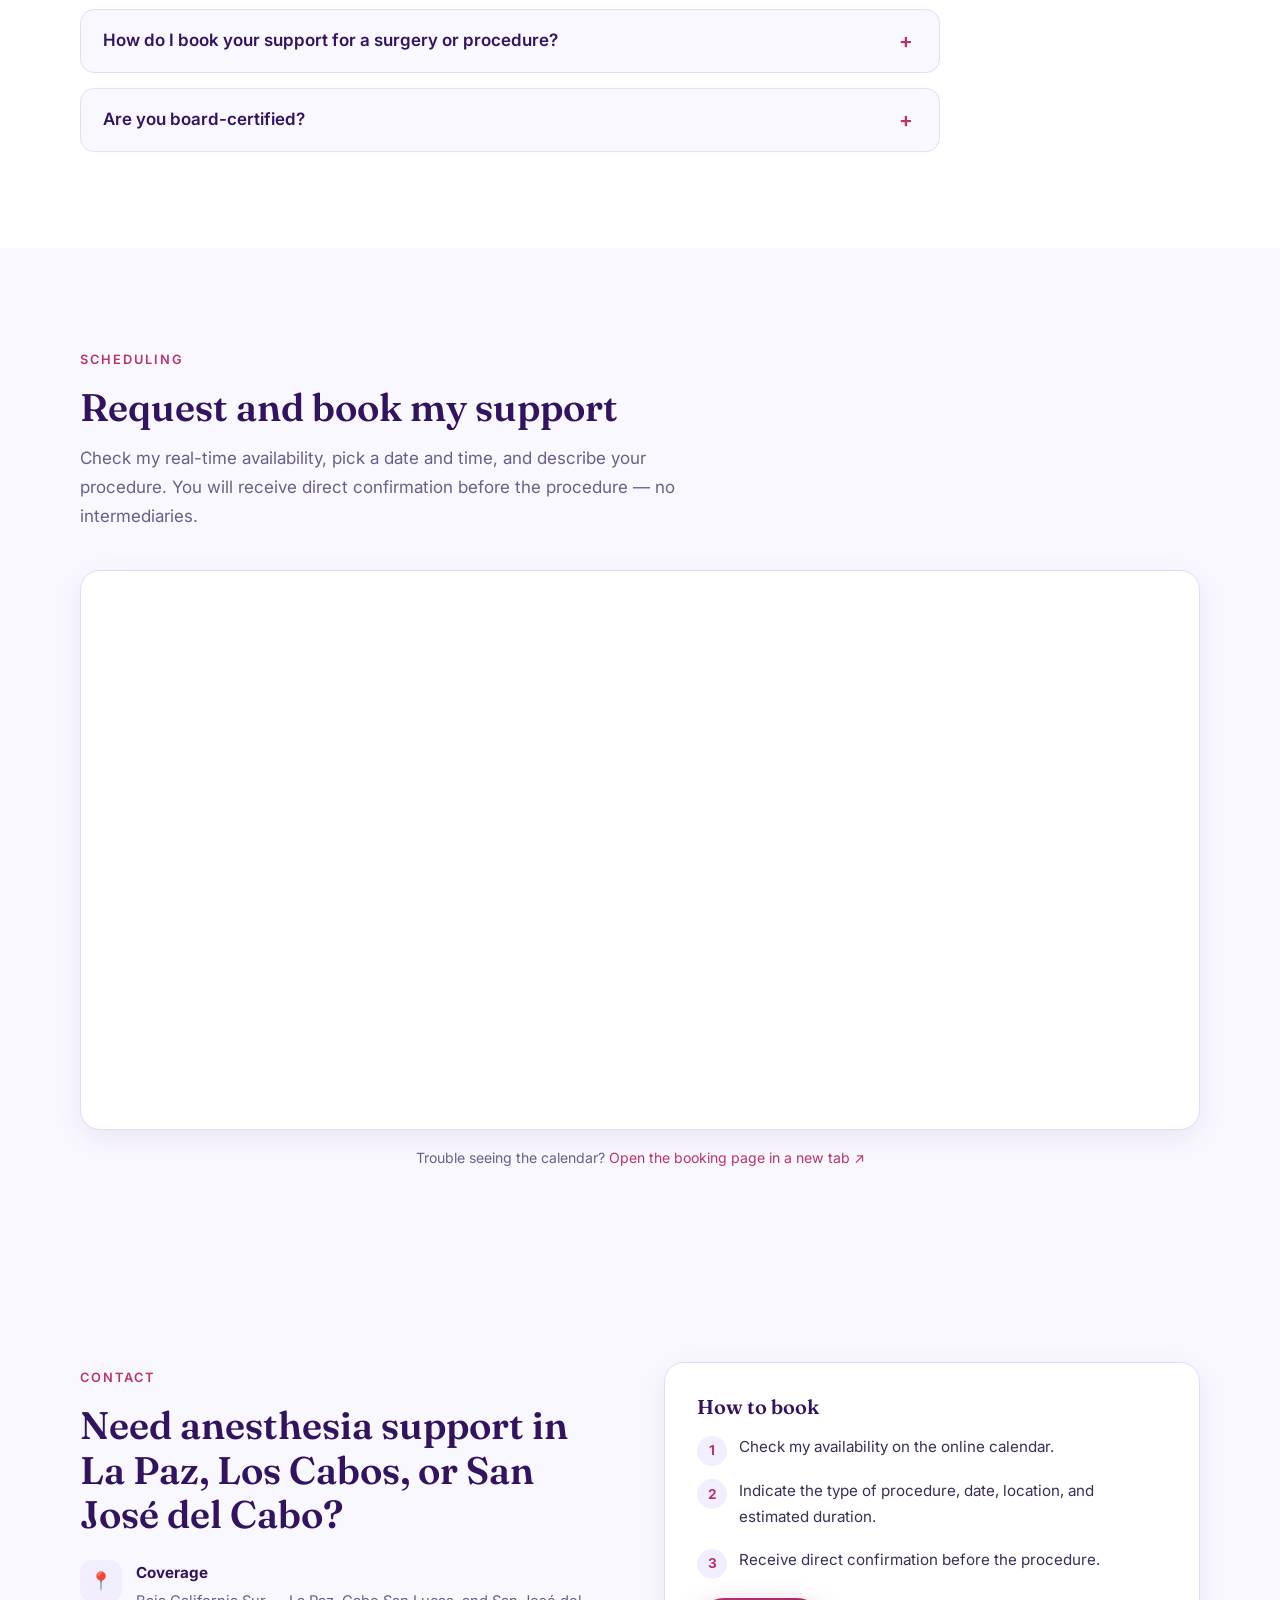
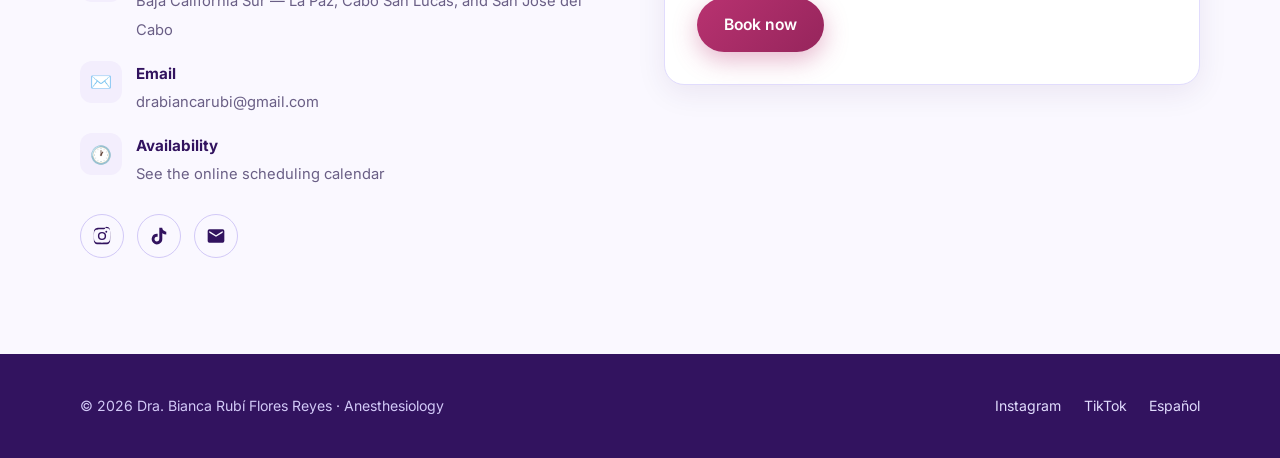
<file: en/index.html>
<!DOCTYPE html>
<html lang="en">
<head>
  <meta charset="UTF-8">
  <meta name="viewport" content="width=device-width, initial-scale=1.0">
  <title>Anesthesiologist in La Paz &amp; Los Cabos, Mexico | Dra. Bianca Rubí Flores Reyes</title>
  <meta name="description" content="Anesthesiologist certified by the Mexican Board of Anesthesiology. General and regional anesthesia and sedation for surgeons, dental surgeons, and imaging centers in La Paz, Cabo San Lucas, and San José del Cabo, Mexico. Book online.">
  <link rel="canonical" href="https://drabiancarubi.com/en/">
  <link rel="alternate" hreflang="es-MX" href="https://drabiancarubi.com/">
  <link rel="alternate" hreflang="en" href="https://drabiancarubi.com/en/">
  <link rel="alternate" hreflang="x-default" href="https://drabiancarubi.com/">
  <meta name="geo.region" content="MX-BCS">
  <meta name="geo.placename" content="La Paz, Baja California Sur">
  <link rel="preload" as="image" href="../assets/img/dra-bianca.webp" imagesrcset="../assets/img/dra-bianca-sm.webp 640w, ../assets/img/dra-bianca.webp 1200w" imagesizes="(max-width: 960px) 88vw, 400px">
  <script>
    (function () {
      try {
        if (localStorage.getItem('lang') === 'es') location.replace('../');
      } catch (e) {}
    })();
  </script>
  <link rel="icon" href="../assets/img/favicon.svg" type="image/svg+xml">

  <meta property="og:type" content="website">
  <meta property="og:title" content="Dra. Bianca Rubí Flores Reyes | Anesthesiologist">
  <meta property="og:description" content="Safe, punctual anesthesia support for your surgical, dental, or imaging practice in Baja California Sur.">
  <meta property="og:locale" content="en_US">
  <meta property="og:site_name" content="Dra. Bianca Rubí Flores Reyes">
  <meta property="og:url" content="https://drabiancarubi.com/en/">
  <meta property="og:image" content="https://drabiancarubi.com/assets/img/og-card.png">
  <meta property="og:image:width" content="1200">
  <meta property="og:image:height" content="630">
  <meta property="og:image:alt" content="Dra. Bianca Rubí Flores Reyes — Anesthesiologist, Baja California Sur">
  <meta name="twitter:card" content="summary_large_image">
  <meta name="twitter:title" content="Dra. Bianca Rubí Flores Reyes | Anesthesiologist">
  <meta name="twitter:description" content="Safe, punctual anesthesia support for your surgical, dental, or imaging practice in Baja California Sur.">
  <meta name="twitter:image" content="https://drabiancarubi.com/assets/img/og-card.png">

  <link rel="preconnect" href="https://fonts.googleapis.com">
  <link rel="preconnect" href="https://fonts.gstatic.com" crossorigin>
  <link href="https://fonts.googleapis.com/css2?family=Fraunces:opsz,wght@9..144,500;9..144,600;9..144,700&family=Inter:wght@400;500;600&display=swap" rel="stylesheet">
  <link rel="stylesheet" href="../assets/css/style.css">

  <script type="application/ld+json">
{
  "@context": "https://schema.org",
  "@type": "Physician",
  "@id": "https://drabiancarubi.com/#physician",
  "name": "Dra. Bianca Rubí Flores Reyes",
  "medicalSpecialty": "Anesthesiology",
  "url": "https://drabiancarubi.com/en/",
  "image": "https://drabiancarubi.com/assets/img/dra-bianca-sm.png",
  "email": "drabiancarubi@gmail.com",
  "priceRange": "$$",
  "address": {
    "@type": "PostalAddress",
    "addressLocality": "La Paz",
    "addressRegion": "Baja California Sur",
    "addressCountry": "MX"
  },
  "areaServed": [
    {
      "@type": "City",
      "name": "La Paz",
      "containedInPlace": {
        "@type": "State",
        "name": "Baja California Sur"
      }
    },
    {
      "@type": "City",
      "name": "Cabo San Lucas",
      "containedInPlace": {
        "@type": "State",
        "name": "Baja California Sur"
      }
    },
    {
      "@type": "City",
      "name": "San José del Cabo",
      "containedInPlace": {
        "@type": "State",
        "name": "Baja California Sur"
      }
    }
  ],
  "knowsLanguage": [
    "es",
    "en"
  ],
  "memberOf": {
    "@type": "Organization",
    "name": "Consejo Mexicano de Anestesiología"
  },
  "alumniOf": [
    {
      "@type": "CollegeOrUniversity",
      "name": "Universidad Autónoma de Nayarit"
    },
    {
      "@type": "CollegeOrUniversity",
      "name": "Universidad de Monterrey (UDEM)"
    }
  ],
  "sameAs": [
    "https://www.instagram.com/dra.biancarubifloresrey/",
    "https://www.tiktok.com/@biancaflores8195"
  ],
  "potentialAction": {
    "@type": "ReserveAction",
    "target": "https://cal.com/bianca-rubi-flores-reyes-wnescc/consulta-pre-anestesica",
    "name": "Book a pre-anesthesia consultation"
  },
  "description": "Anesthesiologist certified by the Mexican Board of Anesthesiology. General and regional anesthesia and sedation for surgeons, dental surgeons, and imaging centers in La Paz, Cabo San Lucas, and San José del Cabo, Baja California Sur.",
  "availableService": [
    {
      "@type": "MedicalProcedure",
      "name": "General anesthesia"
    },
    {
      "@type": "MedicalProcedure",
      "name": "Regional anesthesia"
    },
    {
      "@type": "MedicalProcedure",
      "name": "Pre-anesthesia assessment"
    },
    {
      "@type": "MedicalProcedure",
      "name": "Perioperative pain management"
    },
    {
      "@type": "MedicalProcedure",
      "name": "Dental sedation"
    },
    {
      "@type": "MedicalProcedure",
      "name": "Sedation for imaging"
    },
    {
      "@type": "MedicalProcedure",
      "name": "Out-of-OR sedation"
    }
  ]
}
  </script>
</head>
<body>

<header class="site-header">
  <div class="container nav">
    <a href="#inicio" class="brand">
      <span class="mark">BR</span>
      <span class="name">Dra. Bianca Rubí<small>Anesthesiology</small></span>
    </a>
    <ul class="nav-links" id="navLinks">
      <li><a href="#sobre-mi">About</a></li>
      <li><a href="#servicios">Services</a></li>
      <li><a href="#trayectoria">Experience</a></li>
      <li><a href="#filosofia">Philosophy</a></li>
      <li><a href="#contacto">Contact</a></li>
    </ul>
    <div class="nav-actions">
      <nav class="lang-switch" aria-label="Language">
        <a href="../" data-setlang="es">ES</a>
        <span class="active">EN</span>
      </nav>
      <a class="btn btn-primary" href="#agenda">Book</a>
      <button class="nav-toggle" id="navToggle" aria-label="Open menu" aria-expanded="false">
        <span></span><span></span><span></span>
      </button>
    </div>
  </div>
</header>

<main>

  <!-- ============ HERO ============ -->
  <section class="hero" id="inicio">
    <div class="container hero-grid">
      <div class="hero-copy">
        <span class="eyebrow">Anesthesiology · Baja California Sur</span>
        <h1>Dra. Bianca Rubí Flores&nbsp;Reyes</h1>
        <p class="subtitle">Anesthesiologist · Certified by the Mexican Board of Anesthesiology</p>
        <p class="lead">Anesthesiology services for surgeons, dental surgeons, and procedures outside the operating room. Book my support directly and securely.</p>
        <div class="hero-ctas">
          <a class="btn btn-primary" href="#agenda">Book anesthesia support</a>
          <a class="btn btn-ghost" href="#sobre-mi">Learn about my background</a>
        </div>
      </div>
      <figure class="hero-figure">
        <img src="../assets/img/dra-bianca.webp" width="1200" height="2118"
             srcset="../assets/img/dra-bianca-sm.webp 640w, ../assets/img/dra-bianca.webp 1200w"
             sizes="(max-width: 960px) 88vw, 400px"
             alt="Dra. Bianca Rubí Flores Reyes, anesthesiologist" fetchpriority="high">
      </figure>
    </div>
  </section>

  <!-- ============ TRUST STRIP ============ -->
  <div class="trust">
    <div class="container">
      <div class="item"><span class="dot"></span>Certified by the Consejo Mexicano de Anestesiología (Mexican Board of Anesthesiology)</div>
      <div class="item"><span class="dot"></span>Residency at UMAE No. 25 IMSS, Monterrey · UDEM</div>
      <div class="item"><span class="dot"></span>Active practice in both public and private healthcare</div>
    </div>
  </div>

  <!-- ============ SOBRE MÍ ============ -->
  <section id="sobre-mi">
    <div class="container">
      <div class="section-head reveal">
        <span class="eyebrow">About me</span>
        <h2>Training that stands behind every clinical decision</h2>
      </div>
      <div class="about-grid">
        <div class="col reveal">
          <p>Welcome, colleague. I am Dra. Bianca Rubí Flores Reyes, an anesthesiologist. I earned my medical degree at the School of Medicine of the <strong>Universidad Autónoma de Nayarit</strong> (2010–2017), where I built the clinical and human foundations that guide my daily practice.</p>
          <p>I completed my residency in Anesthesiology at the <strong>Unidad Médica de Alta Especialidad (UMAE) No. 25 del IMSS</strong> in Monterrey, Nuevo León, with academic endorsement from the <strong>Universidad de Monterrey (UDEM)</strong>, graduating in 2023. This training prepared me for comprehensive management of the surgical patient: from pre-anesthetic evaluation through postoperative recovery.</p>
          <p>As part of my continuing education, I completed a <strong>postgraduate certificate in Cardiovascular Anesthesia for Non-Cardiac Surgery</strong> and hold certification from the <strong>Consejo Mexicano de Anestesiología (Mexican Board of Anesthesiology)</strong>.</p>
        </div>
        <div class="edu-cards reveal">
          <div class="edu-card">
            <span class="year">2010 — 2017</span>
            <h3>Doctor of Medicine</h3>
            <p>School of Medicine, Universidad Autónoma de Nayarit</p>
          </div>
          <div class="edu-card">
            <span class="year">2023</span>
            <h3>Residency in Anesthesiology</h3>
            <p>UMAE No. 25 IMSS, Monterrey, N.L. · Academic endorsement from the Universidad de Monterrey (UDEM)</p>
          </div>
          <div class="edu-card">
            <span class="year">Continuing education</span>
            <h3>Postgraduate Certificate in Cardiovascular Anesthesia for Non-Cardiac Surgery</h3>
            <p>Endorsed by the Consejo Mexicano de Anestesiología</p>
          </div>
        </div>
      </div>
    </div>
  </section>

  <!-- ============ SERVICIOS ============ -->
  <section class="services" id="servicios">
    <div class="container">
      <div class="section-head reveal">
        <span class="eyebrow">Services</span>
        <h2>Anesthesiology services across Baja California Sur</h2>
        <p>Every anesthetic plan is tailored to the type of procedure and the patient's condition. Request and book my availability directly.</p>
      </div>
      <div class="service-grid">
        <div class="service-card reveal">
          <div class="icon" aria-hidden="true">🩺</div>
          <h3>For surgeons</h3>
          <ul>
            <li><strong>General anesthesia</strong> — for procedures requiring complete loss of consciousness.</li>
            <li><strong>Regional anesthesia</strong> — techniques adapted to the type of surgery and the patient's profile.</li>
            <li><strong>Pre-anesthetic evaluation</strong> — prior assessment to plan the safest management.</li>
            <li><strong>Perioperative pain management</strong> — pain control before and after surgery.</li>
          </ul>
        </div>
        <div class="service-card reveal">
          <div class="icon" aria-hidden="true">🦷</div>
          <h3>For dental surgeons</h3>
          <ul>
            <li><strong>Dental sedation</strong> — anesthesia support for oral surgery, complex extractions, or patients requiring special management (anxiety, comorbidities).</li>
          </ul>
        </div>
        <div class="service-card reveal">
          <div class="icon" aria-hidden="true">🧲</div>
          <h3>Outside the operating room</h3>
          <ul>
            <li><strong>Sedation for imaging</strong> — MRI, CT, and other studies that call for sedation (claustrophobia, required immobility).</li>
            <li><strong>Sedation outside the OR</strong> — diagnostic or therapeutic procedures beyond the surgical suite.</li>
          </ul>
        </div>
      </div>
      <div class="coverage-note reveal">
        <span class="pin" aria-hidden="true">📍</span>
        <span>Available at hospitals and private practices throughout <strong>Baja California Sur</strong>: La Paz, Cabo San Lucas, and San José del Cabo.</span>
      </div>
    </div>
  </section>

  <!-- ============ TRAYECTORIA ============ -->
  <section id="trayectoria">
    <div class="container">
      <div class="section-head reveal">
        <span class="eyebrow">Experience</span>
        <h2>Experience in both public and private healthcare</h2>
        <p>I have provided anesthesia care in collaboration with surgical teams across a range of specialties.</p>
      </div>
      <div class="timeline reveal">
        <div class="timeline-item">
          <span class="year">2023</span>
          <h3>Completed residency in Anesthesiology</h3>
          <p>UMAE No. 25 IMSS, Monterrey, N.L. — endorsed by the Universidad de Monterrey (UDEM)</p>
        </div>
        <div class="timeline-item">
          <span class="year">2023 — PRESENT</span>
          <h3>Hospital IMSS Bienestar «Juan María de Salvatierra»</h3>
          <p>Anesthesia care in the public sector, Baja California Sur</p>
        </div>
        <div class="timeline-item">
          <span class="year">2023 — PRESENT</span>
          <h3>Private practice</h3>
          <p>Hospital de Especialidades and Hospital María Luisa de la Peña, Baja California Sur</p>
        </div>
      </div>
    </div>
  </section>

  <!-- ============ FILOSOFÍA ============ -->
  <section class="philosophy" id="filosofia">
    <div class="container">
      <div class="section-head reveal">
        <span class="eyebrow">Ethics and work philosophy</span>
        <h2>My commitment to you and your patient</h2>
        <p>Anesthesiology demands more than technical knowledge: it demands presence, empathy, and absolute responsibility for the patient's life at a moment of utmost vulnerability.</p>
      </div>
      <div class="phil-grid">
        <div class="phil-card reveal">
          <div class="num">01</div>
          <h3>Safety above all</h3>
          <p>Every anesthetic plan is designed individually, placing patient safety above any other consideration, in close coordination with the specialist in charge.</p>
        </div>
        <div class="phil-card reveal">
          <div class="num">02</div>
          <h3>Clear, professional communication</h3>
          <p>Direct, timely coordination with surgeons, dental surgeons, and imaging teams, so every procedure proceeds with the information it requires and without setbacks.</p>
        </div>
        <div class="phil-card reveal">
          <div class="num">03</div>
          <h3>Availability and commitment</h3>
          <p>Punctuality and prompt confirmation are essential when another professional depends on my support. I keep my schedule up to date and respond as quickly as possible.</p>
        </div>
      </div>
    </div>
  </section>

  <!-- ============ CTA ============ -->
    <!-- ============ FAQ ============ -->
  <section class="faq" id="preguntas">
    <div class="container">
      <div class="section-head reveal">
        <span class="eyebrow">FAQ</span>
        <h2>Frequently asked questions</h2>
      </div>
      <div class="faq-list reveal">
        <details><summary>Which cities in Baja California Sur do you serve?</summary><p>I provide anesthesia support in La Paz, Cabo San Lucas, and San José del Cabo — in hospitals, clinics, dental offices, and imaging centers. I travel to the site of your procedure.</p></details>
        <details><summary>What types of anesthesia do you provide?</summary><p>General anesthesia, regional anesthesia, sedation, and perioperative pain management. Every anesthetic plan is tailored to the procedure and the patient's condition, always preceded by a pre-anesthesia assessment.</p></details>
        <details><summary>Do you work with dental surgeons?</summary><p>Yes. I provide dental sedation for oral surgery, complex extractions, and patients who need special management due to anxiety or comorbidities — at the dental surgeon's office.</p></details>
        <details><summary>Do you provide sedation outside the operating room?</summary><p>Yes. I provide sedation for MRI, CT, and other imaging studies, as well as for diagnostic or therapeutic procedures performed outside the surgical area.</p></details>
        <details><summary>How do I book your support for a surgery or procedure?</summary><p>Directly through the online calendar on this page: pick an available date and time and describe the procedure, location, and estimated duration. You will receive direct confirmation before the procedure.</p></details>
        <details><summary>Are you board-certified?</summary><p>Yes. I am certified by the Consejo Mexicano de Anestesiología (Mexican Board of Anesthesiology) and completed my anesthesiology residency at UMAE No. 25 IMSS in Monterrey, academically endorsed by Universidad de Monterrey (UDEM).</p></details>
      </div>
    </div>
    <script type="application/ld+json">{"@context": "https://schema.org", "@type": "FAQPage", "mainEntity": [{"@type": "Question", "name": "Which cities in Baja California Sur do you serve?", "acceptedAnswer": {"@type": "Answer", "text": "I provide anesthesia support in La Paz, Cabo San Lucas, and San José del Cabo — in hospitals, clinics, dental offices, and imaging centers. I travel to the site of your procedure."}}, {"@type": "Question", "name": "What types of anesthesia do you provide?", "acceptedAnswer": {"@type": "Answer", "text": "General anesthesia, regional anesthesia, sedation, and perioperative pain management. Every anesthetic plan is tailored to the procedure and the patient's condition, always preceded by a pre-anesthesia assessment."}}, {"@type": "Question", "name": "Do you work with dental surgeons?", "acceptedAnswer": {"@type": "Answer", "text": "Yes. I provide dental sedation for oral surgery, complex extractions, and patients who need special management due to anxiety or comorbidities — at the dental surgeon's office."}}, {"@type": "Question", "name": "Do you provide sedation outside the operating room?", "acceptedAnswer": {"@type": "Answer", "text": "Yes. I provide sedation for MRI, CT, and other imaging studies, as well as for diagnostic or therapeutic procedures performed outside the surgical area."}}, {"@type": "Question", "name": "How do I book your support for a surgery or procedure?", "acceptedAnswer": {"@type": "Answer", "text": "Directly through the online calendar on this page: pick an available date and time and describe the procedure, location, and estimated duration. You will receive direct confirmation before the procedure."}}, {"@type": "Question", "name": "Are you board-certified?", "acceptedAnswer": {"@type": "Answer", "text": "Yes. I am certified by the Consejo Mexicano de Anestesiología (Mexican Board of Anesthesiology) and completed my anesthesiology residency at UMAE No. 25 IMSS in Monterrey, academically endorsed by Universidad de Monterrey (UDEM)."}}]}</script>
  </section>

  <section id="agenda">
    <div class="container">
      <div class="section-head reveal">
        <span class="eyebrow">Scheduling</span>
        <h2>Request and book my support</h2>
        <p>Check my real-time availability, pick a date and time, and describe your procedure. You will receive direct confirmation before the procedure — no intermediaries.</p>
      </div>
      <div class="embed-card reveal">
        <div style="width:100%;height:100%;overflow:scroll" id="my-cal-inline-consulta-pre-anestesica"></div>
      </div>
      <p class="embed-fallback">Trouble seeing the calendar? <a href="https://cal.com/bianca-rubi-flores-reyes-wnescc/consulta-pre-anestesica" target="_blank" rel="noopener">Open the booking page in a new tab ↗</a></p>
    </div>
  </section>

  <!-- ============ CONTACTO ============ -->
  <section id="contacto">
    <div class="container contact-grid">
      <div class="reveal">
        <span class="eyebrow">Contact</span>
        <h2>Need anesthesia support in La Paz, Los Cabos, or San José del Cabo?</h2>
        <ul class="contact-list">
          <li>
            <span class="ico" aria-hidden="true">📍</span>
            <div><strong>Coverage</strong><span>Baja California Sur — La Paz, Cabo San Lucas, and San José del Cabo</span></div>
          </li>
          <li>
            <span class="ico" aria-hidden="true">✉️</span>
            <div><strong>Email</strong><a href="mailto:drabiancarubi@gmail.com">drabiancarubi@gmail.com</a></div>
          </li>
          <li>
            <span class="ico" aria-hidden="true">🕐</span>
            <div><strong>Availability</strong><span>See the online scheduling calendar</span></div>
          </li>
        </ul>
        <div class="socials">
          <a href="https://www.instagram.com/dra.biancarubifloresrey/" target="_blank" rel="noopener" aria-label="Instagram">
            <svg viewBox="0 0 24 24"><path d="M12 2.2c3.2 0 3.6 0 4.9.07 1.2.06 1.8.25 2.2.42.56.22.96.48 1.38.9.42.42.68.82.9 1.38.17.42.36 1 .42 2.2.06 1.3.07 1.7.07 4.9s0 3.6-.07 4.9c-.06 1.2-.25 1.8-.42 2.2a3.7 3.7 0 0 1-.9 1.38c-.42.42-.82.68-1.38.9-.42.17-1 .36-2.2.42-1.3.06-1.7.07-4.9.07s-3.6 0-4.9-.07c-1.2-.06-1.8-.25-2.2-.42a3.7 3.7 0 0 1-1.38-.9 3.7 3.7 0 0 1-.9-1.38c-.17-.42-.36-1-.42-2.2C2.2 15.6 2.2 15.2 2.2 12s0-3.6.07-4.9c.06-1.2.25-1.8.42-2.2.22-.56.48-.96.9-1.38.42-.42.82-.68 1.38-.9.42-.17 1-.36 2.2-.42C8.4 2.2 8.8 2.2 12 2.2m0 1.8c-3.15 0-3.52 0-4.76.07-1.15.05-1.77.24-2.19.4-.55.22-.94.47-1.35.88-.41.41-.66.8-.88 1.35-.16.42-.35 1.04-.4 2.19C2.35 10.13 2.35 10.5 2.35 12s0 1.87.07 3.11c.05 1.15.24 1.77.4 2.19.22.55.47.94.88 1.35.41.41.8.66 1.35.88.42.16 1.04.35 2.19.4 1.24.07 1.61.07 4.76.07s3.52 0 4.76-.07c1.15-.05 1.77-.24 2.19-.4.55-.22.94-.47 1.35-.88.41-.41.66-.8.88-1.35.16-.42.35-1.04.4-2.19.07-1.24.07-1.61.07-4.76s0-3.52-.07-4.76c-.05-1.15-.24-1.77-.4-2.19a3.64 3.64 0 0 0-.88-1.35 3.64 3.64 0 0 0-1.35-.88c-.42-.16-1.04-.35-2.19-.4C15.52 4 15.15 4 12 4m0 3.06a4.94 4.94 0 1 1 0 9.88 4.94 4.94 0 0 1 0-9.88m0 8.14a3.2 3.2 0 1 0 0-6.4 3.2 3.2 0 0 0 0 6.4m6.3-8.34a1.15 1.15 0 1 1-2.3 0 1.15 1.15 0 0 1 2.3 0"/></svg>
          </a>
          <a href="https://www.tiktok.com/@biancaflores8195" target="_blank" rel="noopener" aria-label="TikTok">
            <svg viewBox="0 0 24 24"><path d="M19.59 6.69a4.83 4.83 0 0 1-3.77-4.25V2h-3.45v13.67a2.89 2.89 0 0 1-5.2 1.74 2.89 2.89 0 0 1 2.31-4.64c.298 0 .595.047.88.14V9.4a6.84 6.84 0 0 0-.88-.05A6.33 6.33 0 0 0 5.1 20.14a6.34 6.34 0 0 0 10.86-4.43v-7a8.16 8.16 0 0 0 4.77 1.52v-3.4a4.85 4.85 0 0 1-1.14-.14z"/></svg>
          </a>
          <a href="mailto:drabiancarubi@gmail.com" aria-label="Email">
            <svg viewBox="0 0 24 24"><path d="M20 4H4a2 2 0 0 0-2 2v12a2 2 0 0 0 2 2h16a2 2 0 0 0 2-2V6a2 2 0 0 0-2-2m0 4-8 5-8-5V6l8 5 8-5z"/></svg>
          </a>
        </div>
      </div>
      <div class="contact-card reveal">
        <h3>How to book</h3>
        <ol>
          <li>Check my availability on the online calendar.</li>
          <li>Indicate the type of procedure, date, location, and estimated duration.</li>
          <li>Receive direct confirmation before the procedure.</li>
        </ol>
        <a class="btn btn-primary" href="#agenda">Book now</a>
      </div>
    </div>
  </section>

</main>

<footer class="site-footer">
  <div class="container">
    <span>© <span id="year">2026</span> Dra. Bianca Rubí Flores Reyes · Anesthesiology</span>
    <div class="footer-links">
      <a href="https://www.instagram.com/dra.biancarubifloresrey/" target="_blank" rel="noopener">Instagram</a>
      <a href="https://www.tiktok.com/@biancaflores8195" target="_blank" rel="noopener">TikTok</a>
      <a href="../" data-setlang="es">Español</a>
    </div>
  </div>
</footer>

<script src="../assets/js/main.js"></script>
<script type="text/javascript">
  (function () {
    let loaded = false;
    function loadCal() {
      if (loaded) return; loaded = true;

  (function (C, A, L) { let p = function (a, ar) { a.q.push(ar); }; let d = C.document; C.Cal = C.Cal || function () { let cal = C.Cal; let ar = arguments; if (!cal.loaded) { cal.ns = {}; cal.q = cal.q || []; d.head.appendChild(d.createElement("script")).src = A; cal.loaded = true; } if (ar[0] === L) { const api = function () { p(api, arguments); }; const namespace = ar[1]; api.q = api.q || []; if(typeof namespace === "string"){cal.ns[namespace] = cal.ns[namespace] || api;p(cal.ns[namespace], ar);p(cal, ["initNamespace", namespace]);} else p(cal, ar); return;} p(cal, ar); }; })(window, "https://app.cal.com/embed/embed.js", "init");
  Cal("init", "consulta-pre-anestesica", {origin:"https://app.cal.com"});
  Cal.config = Cal.config || {};
  Cal.config.forwardQueryParams = true;
  Cal.ns["consulta-pre-anestesica"]("inline", {
    elementOrSelector:"#my-cal-inline-consulta-pre-anestesica",
    config: {"layout":"month_view","useSlotsViewOnSmallScreen":"true"},
    calLink: "bianca-rubi-flores-reyes-wnescc/consulta-pre-anestesica",
  });
  Cal.ns["consulta-pre-anestesica"]("ui", {"theme":"light","cssVarsPerTheme":{"light":{"cal-brand":"#b83270"},"dark":{"cal-brand":"#e64f96"}},"hideEventTypeDetails":false,"layout":"month_view"});
      }
    const agenda = document.getElementById("agenda");
    if ("IntersectionObserver" in window && agenda) {
      const io = new IntersectionObserver((e) => {
        if (e.some(x => x.isIntersecting)) { loadCal(); io.disconnect(); }
      }, { rootMargin: "900px" });
      io.observe(agenda);
      setTimeout(loadCal, 8000);
    } else { loadCal(); }
  })();
  </script>
</body>
</html>
</file>
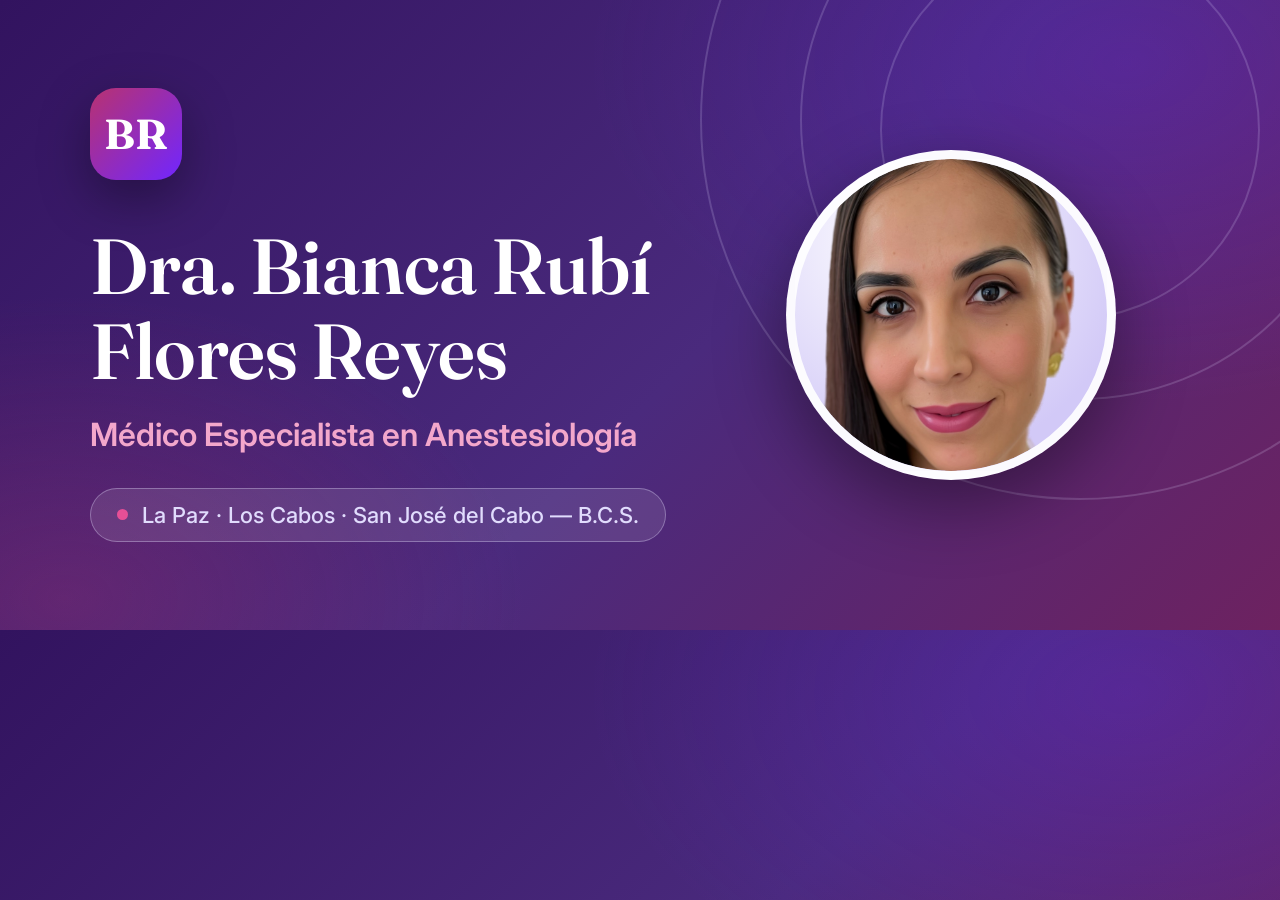
<file: assets/img/og-card.html>
<!DOCTYPE html>
<html>
<head>
<meta charset="UTF-8">
<link href="https://fonts.googleapis.com/css2?family=Fraunces:opsz,wght@9..144,600;9..144,700&family=Inter:wght@500;600&display=swap" rel="stylesheet">
<style>
  * { margin: 0; padding: 0; box-sizing: border-box; }
  body {
    width: 1200px; height: 630px; overflow: hidden;
    font-family: "Inter", sans-serif;
    background:
      radial-gradient(70% 90% at 88% 10%, rgba(113, 38, 255, 0.22), transparent 60%),
      radial-gradient(60% 80% at 5% 95%, rgba(184, 50, 112, 0.28), transparent 60%),
      linear-gradient(135deg, #32135f 0%, #4a2a7d 55%, #6d2260 100%);
    color: #fff;
    display: flex; align-items: center;
    position: relative;
  }
  .wrap { padding: 0 90px; position: relative; z-index: 2; max-width: 780px; }
  .mark {
    width: 92px; height: 92px; border-radius: 26px;
    background: linear-gradient(135deg, #b83270, #7126ff);
    display: grid; place-items: center;
    font-family: "Fraunces", serif; font-size: 42px; font-weight: 700;
    box-shadow: 0 18px 50px rgba(0,0,0,0.35);
    margin-bottom: 44px;
  }
  h1 {
    font-family: "Fraunces", serif; font-weight: 600;
    font-size: 78px; line-height: 1.08; letter-spacing: -0.5px;
    margin-bottom: 22px;
  }
  .sub {
    font-size: 32px; font-weight: 600; color: #f3a7cb;
    margin-bottom: 34px;
  }
  .loc {
    display: inline-flex; align-items: center; gap: 14px;
    font-size: 22px; font-weight: 500; color: #e1dcfd; white-space: nowrap;
    background: rgba(255,255,255,0.10);
    border: 1px solid rgba(225,220,253,0.35);
    border-radius: 999px; padding: 13px 26px;
  }
  .loc .dot { width: 11px; height: 11px; border-radius: 50%; background: #e64f96; }
  .ring {
    position: absolute; border-radius: 50%; border: 2px solid rgba(225,220,253,0.18);
  }
  .r1 { width: 560px; height: 560px; right: -160px; top: -160px; }
  .r2 { width: 380px; height: 380px; right: -60px; top: -60px; }
  .r3 { width: 760px; height: 760px; right: -260px; top: -260px; }
  .portrait {
    position: absolute; right: 84px; top: 50%; transform: translateY(-50%);
    width: 330px; height: 330px; border-radius: 50%;
    background: radial-gradient(circle at 35% 25%, #ffffff, #d2c9f7 75%);
    border: 9px solid rgba(255,255,255,0.9);
    box-shadow: 0 24px 70px rgba(0,0,0,0.4);
    z-index: 3;
  }
</style>
</head>
<body>
  <div class="ring r1"></div><div class="ring r2"></div><div class="ring r3"></div>
  <img class="portrait" src="dra-bianca-portrait.png"><div class="wrap">
    <div class="mark">BR</div>
    <h1>Dra. Bianca Rubí<br>Flores Reyes</h1>
    <div class="sub">Médico Especialista en Anestesiología</div>
    <div class="loc"><span class="dot"></span>La Paz · Los Cabos · San José del Cabo — B.C.S.</div>
  </div>
</body>
</html>
</file>
<file: assets/css/style.css>
/* ============================================================
   Dra. Bianca Rubí Flores Reyes — Anestesiología
   Design system: elegant, feminine, professional
   Palette derived from reference site + her portrait
   ============================================================ */

:root {
  --ink: #32135f;          /* deep violet — headings, dark surfaces */
  --ink-soft: #4a2a7d;
  --berry: #b83270;        /* primary accent — CTAs */
  --berry-dark: #96255c;
  --purple: #7126ff;       /* secondary accent — details, links */
  --lav-050: #faf8ff;      /* page background */
  --lav-100: #f3eefd;
  --lav-200: #e1dcfd;
  --lav-300: #d2c9f7;
  --white: #ffffff;
  --text: #3b2d55;         /* body text — violet-gray */
  --muted: #6a5f86;
  --shadow-soft: 0 8px 30px rgba(50, 19, 95, 0.08);
  --shadow-lift: 0 16px 48px rgba(50, 19, 95, 0.14);
  --radius: 20px;
  --font-display: "Fraunces", Georgia, serif;
  --font-body: "Inter", -apple-system, BlinkMacSystemFont, "Segoe UI", sans-serif;
}

* { box-sizing: border-box; margin: 0; padding: 0; }

html { scroll-behavior: smooth; scroll-padding-top: 88px; }

body {
  font-family: var(--font-body);
  font-size: 17px;
  line-height: 1.7;
  color: var(--text);
  background: var(--lav-050);
  -webkit-font-smoothing: antialiased;
}

img { max-width: 100%; display: block; }

h1, h2, h3 {
  font-family: var(--font-display);
  color: var(--ink);
  line-height: 1.15;
  font-weight: 600;
}

h1 { font-size: clamp(2.1rem, 5vw, 3.4rem); }
h2 { font-size: clamp(1.7rem, 3.5vw, 2.4rem); }
h3 { font-size: 1.25rem; }

a { color: var(--berry); text-decoration: none; }
a:hover { color: var(--berry-dark); }

.container {
  width: min(1120px, 92%);
  margin-inline: auto;
}

section { padding: clamp(3.5rem, 8vw, 6rem) 0; }

.eyebrow {
  display: inline-block;
  font-size: 0.8rem;
  font-weight: 600;
  letter-spacing: 0.16em;
  text-transform: uppercase;
  color: var(--berry);
  margin-bottom: 0.9rem;
}

.section-head { max-width: 640px; margin-bottom: 2.5rem; }
.section-head p { margin-top: 0.9rem; color: var(--muted); }

/* ---------- Buttons ---------- */
.btn {
  display: inline-flex;
  align-items: center;
  gap: 0.5rem;
  padding: 0.85rem 1.7rem;
  border-radius: 999px;
  font-weight: 600;
  font-size: 0.98rem;
  transition: transform 0.2s ease, box-shadow 0.2s ease, background 0.2s ease;
}

.btn-primary {
  background: linear-gradient(135deg, var(--berry), var(--berry-dark));
  color: var(--white);
  box-shadow: 0 8px 24px rgba(184, 50, 112, 0.35);
}
.btn-primary:hover {
  transform: translateY(-2px);
  box-shadow: 0 12px 32px rgba(184, 50, 112, 0.45);
  color: var(--white);
}

.btn-ghost {
  background: var(--white);
  color: var(--ink);
  border: 1.5px solid var(--lav-300);
}
.btn-ghost:hover { border-color: var(--berry); color: var(--berry); }

/* ---------- Header / Nav ---------- */
.site-header {
  position: sticky;
  top: 0;
  z-index: 50;
  background: rgba(250, 248, 255, 0.85);
  backdrop-filter: blur(14px);
  -webkit-backdrop-filter: blur(14px);
  border-bottom: 1px solid rgba(210, 201, 247, 0.5);
}

.nav {
  display: flex;
  align-items: center;
  justify-content: space-between;
  gap: 1rem;
  padding: 0.9rem 0;
}

.brand {
  display: flex;
  align-items: center;
  gap: 0.65rem;
  color: var(--ink);
  font-family: var(--font-display);
  font-weight: 600;
  font-size: 1.05rem;
  line-height: 1.2;
}
.brand:hover { color: var(--ink); }
.brand .mark {
  width: 40px;
  height: 40px;
  flex: none;
  border-radius: 12px;
  background: linear-gradient(135deg, var(--berry), var(--purple));
  color: var(--white);
  display: grid;
  place-items: center;
  font-size: 1.1rem;
  font-weight: 700;
}
.brand small {
  display: block;
  font-family: var(--font-body);
  font-weight: 500;
  font-size: 0.7rem;
  letter-spacing: 0.08em;
  text-transform: uppercase;
  color: var(--muted);
}

.nav-links {
  display: flex;
  align-items: center;
  gap: 1.6rem;
  list-style: none;
}
.nav-links a {
  color: var(--text);
  font-size: 0.95rem;
  font-weight: 500;
}
.nav-links a:hover { color: var(--berry); }

.nav-actions { display: flex; align-items: center; gap: 0.9rem; }

.lang-switch {
  display: inline-flex;
  border: 1.5px solid var(--lav-300);
  border-radius: 999px;
  overflow: hidden;
  font-size: 0.8rem;
  font-weight: 600;
}
.lang-switch a, .lang-switch span {
  padding: 0.35rem 0.75rem;
  color: var(--muted);
}
.lang-switch .active {
  background: var(--ink);
  color: var(--white);
}

.nav-toggle {
  display: none;
  background: none;
  border: none;
  cursor: pointer;
  padding: 0.4rem;
}
.nav-toggle span {
  display: block;
  width: 24px;
  height: 2px;
  background: var(--ink);
  margin: 5px 0;
  border-radius: 2px;
  transition: transform 0.25s ease, opacity 0.25s ease;
}
.nav-toggle[aria-expanded="true"] span:nth-child(1) { transform: translateY(7px) rotate(45deg); }
.nav-toggle[aria-expanded="true"] span:nth-child(2) { opacity: 0; }
.nav-toggle[aria-expanded="true"] span:nth-child(3) { transform: translateY(-7px) rotate(-45deg); }

/* ---------- Hero ---------- */
.hero {
  position: relative;
  overflow: hidden;
  padding: clamp(3rem, 7vw, 5.5rem) 0 0;
  background:
    radial-gradient(60% 80% at 85% 20%, rgba(113, 38, 255, 0.10), transparent 60%),
    radial-gradient(50% 70% at 10% 85%, rgba(184, 50, 112, 0.08), transparent 60%),
    linear-gradient(180deg, var(--lav-100), var(--lav-050));
}

.hero-grid {
  display: grid;
  grid-template-columns: 1.15fr 0.85fr;
  gap: 2.5rem;
  align-items: end;
}

.hero-copy { padding-bottom: clamp(3rem, 6vw, 5rem); }

.hero-copy .subtitle {
  font-size: 1.15rem;
  font-weight: 500;
  color: var(--berry);
  margin-top: 0.6rem;
}

.hero-copy .lead {
  margin-top: 1.2rem;
  font-size: 1.05rem;
  color: var(--muted);
  max-width: 520px;
}

.hero-ctas {
  display: flex;
  flex-wrap: wrap;
  gap: 0.9rem;
  margin-top: 2rem;
}

.hero-figure {
  position: relative;
  align-self: end;
  display: flex;
  justify-content: center;
}

.hero-figure::before {
  content: "";
  position: absolute;
  inset: auto 0 0 0;
  height: 86%;
  border-radius: 32px 32px 0 0;
  background: linear-gradient(160deg, var(--lav-300), var(--lav-200) 45%, rgba(184, 50, 112, 0.25));
}

.hero-figure img {
  position: relative;
  width: min(400px, 88%);
  height: auto;
  filter: drop-shadow(0 18px 36px rgba(50, 19, 95, 0.25));
}

.hero-emblem {
  position: relative;
  width: min(400px, 88%);
  min-height: clamp(340px, 44vw, 470px);
  display: grid;
  place-items: center;
}
.hero-portrait {
  width: min(340px, 76%);
  height: auto;
  border-radius: 50%;
  background: radial-gradient(circle at 35% 25%, #ffffff, var(--lav-200) 75%);
  border: 8px solid rgba(255, 255, 255, 0.85);
  box-shadow: 0 20px 50px rgba(50, 19, 95, 0.28);
}

.hero-emblem span {
  font-family: var(--font-display);
  font-size: clamp(4rem, 8vw, 6rem);
  font-weight: 700;
  color: var(--white);
  opacity: 0.85;
  text-shadow: 0 8px 30px rgba(50, 19, 95, 0.25);
}

.hero-badge {
  position: absolute;
  background: var(--white);
  border-radius: 14px;
  box-shadow: var(--shadow-lift);
  padding: 0.65rem 1rem;
  font-size: 0.8rem;
  font-weight: 600;
  color: var(--ink);
  line-height: 1.35;
  z-index: 2;
}
.hero-badge small {
  display: block;
  font-weight: 500;
  color: var(--muted);
  font-size: 0.72rem;
}
.badge-cert { left: 0; top: 52%; max-width: 190px; }
.badge-loc { right: 0; bottom: 6%; max-width: 200px; }

/* ---------- Trust strip ---------- */
.trust {
  background: var(--ink);
  color: var(--lav-200);
  padding: 1.4rem 0;
}
.trust .container {
  display: flex;
  flex-wrap: wrap;
  justify-content: space-between;
  gap: 1rem 2rem;
  font-size: 0.92rem;
}
.trust .item {
  display: flex;
  align-items: center;
  gap: 0.6rem;
}
.trust .dot {
  width: 8px;
  height: 8px;
  flex: none;
  border-radius: 50%;
  background: var(--berry);
}

/* ---------- About ---------- */
.about-grid {
  display: grid;
  grid-template-columns: 1fr 1fr;
  gap: 3rem;
  align-items: start;
}
.about-grid .col p + p { margin-top: 1.1rem; }

.edu-cards { display: grid; gap: 1rem; }
.edu-card {
  background: var(--white);
  border: 1px solid var(--lav-200);
  border-radius: var(--radius);
  padding: 1.4rem 1.6rem;
  box-shadow: var(--shadow-soft);
}
.edu-card h3 { font-size: 1.05rem; margin-bottom: 0.3rem; }
.edu-card p { font-size: 0.92rem; color: var(--muted); }
.edu-card .year {
  font-size: 0.78rem;
  font-weight: 600;
  color: var(--berry);
  letter-spacing: 0.08em;
}

/* ---------- Timeline ---------- */
.timeline {
  position: relative;
  margin-top: 1rem;
  padding-left: 1.8rem;
  border-left: 2px solid var(--lav-300);
  display: grid;
  gap: 1.8rem;
}
.timeline-item { position: relative; }
.timeline-item::before {
  content: "";
  position: absolute;
  left: calc(-1.8rem - 7px);
  top: 0.4rem;
  width: 12px;
  height: 12px;
  border-radius: 50%;
  background: var(--berry);
  border: 3px solid var(--lav-050);
}
.timeline-item .year {
  font-size: 0.82rem;
  font-weight: 700;
  color: var(--purple);
  letter-spacing: 0.06em;
}
.timeline-item h3 { font-size: 1.08rem; margin: 0.15rem 0 0.25rem; }
.timeline-item p { font-size: 0.95rem; color: var(--muted); }

/* ---------- Services ---------- */
.services { background: var(--white); }
.service-grid {
  display: grid;
  grid-template-columns: repeat(3, 1fr);
  gap: 1.5rem;
}
.service-card {
  background: var(--lav-050);
  border: 1px solid var(--lav-200);
  border-radius: var(--radius);
  padding: 1.8rem;
  transition: transform 0.25s ease, box-shadow 0.25s ease;
}
.service-card:hover {
  transform: translateY(-4px);
  box-shadow: var(--shadow-lift);
}
.service-card .icon {
  width: 48px;
  height: 48px;
  border-radius: 14px;
  display: grid;
  place-items: center;
  background: linear-gradient(135deg, var(--lav-200), var(--lav-300));
  margin-bottom: 1.1rem;
  font-size: 1.3rem;
}
.service-card h3 { margin-bottom: 0.8rem; }
.service-card ul {
  list-style: none;
  display: grid;
  gap: 0.7rem;
}
.service-card li {
  position: relative;
  padding-left: 1.4rem;
  font-size: 0.94rem;
}
.service-card li::before {
  content: "";
  position: absolute;
  left: 0;
  top: 0.55em;
  width: 7px;
  height: 7px;
  border-radius: 50%;
  background: var(--berry);
}
.service-card li strong { color: var(--ink); }

.coverage-note {
  margin-top: 2rem;
  display: flex;
  flex-wrap: wrap;
  align-items: center;
  gap: 0.8rem;
  background: var(--lav-100);
  border-radius: 999px;
  padding: 0.8rem 1.5rem;
  font-size: 0.92rem;
}
.coverage-note .pin { font-size: 1.1rem; }
.coverage-note strong { color: var(--ink); }

/* ---------- Philosophy ---------- */
.philosophy {
  background:
    radial-gradient(70% 100% at 90% 0%, rgba(113, 38, 255, 0.08), transparent 55%),
    var(--lav-100);
}
.phil-grid {
  display: grid;
  grid-template-columns: repeat(3, 1fr);
  gap: 1.5rem;
}
.phil-card {
  background: var(--white);
  border-radius: var(--radius);
  padding: 1.8rem;
  box-shadow: var(--shadow-soft);
}
.phil-card .num {
  font-family: var(--font-display);
  font-size: 2rem;
  color: var(--lav-300);
  font-weight: 700;
  line-height: 1;
  margin-bottom: 0.8rem;
}
.phil-card h3 { margin-bottom: 0.6rem; font-size: 1.1rem; }
.phil-card p { font-size: 0.94rem; color: var(--muted); }

/* ---------- CTA band ---------- */
.cta-band {
  background: linear-gradient(120deg, var(--ink) 20%, var(--ink-soft) 60%, var(--berry-dark));
  border-radius: calc(var(--radius) + 8px);
  padding: clamp(2.5rem, 6vw, 4rem);
  text-align: center;
  color: var(--lav-200);
  box-shadow: var(--shadow-lift);
}
.cta-band h2 { color: var(--white); margin-bottom: 0.8rem; }
.cta-band p { max-width: 560px; margin: 0 auto 1.8rem; }
.cta-band .btn-primary { font-size: 1.05rem; padding: 1rem 2.2rem; }
.cta-band .note { font-size: 0.85rem; margin-top: 1rem; opacity: 0.8; }

/* ---------- FAQ ---------- */
.faq { background: var(--white); }
.faq-list { display: grid; gap: 0.9rem; max-width: 860px; }
.faq-list details {
  background: var(--lav-050);
  border: 1px solid var(--lav-200);
  border-radius: 14px;
  padding: 1.05rem 1.4rem;
}
.faq-list summary {
  cursor: pointer;
  font-weight: 600;
  color: var(--ink);
  list-style: none;
  position: relative;
  padding-right: 2.2rem;
}
.faq-list summary::-webkit-details-marker { display: none; }
.faq-list summary::after {
  content: "+";
  position: absolute;
  right: 0.2rem;
  top: 50%;
  transform: translateY(-50%);
  font-size: 1.3rem;
  color: var(--berry);
}
.faq-list details[open] summary::after { content: "–"; }
.faq-list details p {
  margin-top: 0.7rem;
  color: var(--muted);
  font-size: 0.95rem;
}

/* ---------- Booking embed ---------- */
.embed-card {
  background: var(--white);
  border: 1px solid var(--lav-200);
  border-radius: var(--radius);
  box-shadow: var(--shadow-soft);
  padding: clamp(0.5rem, 2vw, 1.5rem);
  min-height: 560px;
}
.embed-fallback {
  margin-top: 1rem;
  font-size: 0.88rem;
  color: var(--muted);
  text-align: center;
}

/* ---------- Contact ---------- */
.contact-grid {
  display: grid;
  grid-template-columns: 1fr 1fr;
  gap: 3rem;
  align-items: start;
}
.contact-list {
  list-style: none;
  display: grid;
  gap: 1.1rem;
  margin-top: 1.5rem;
}
.contact-list li {
  display: flex;
  gap: 0.9rem;
  align-items: flex-start;
}
.contact-list .ico {
  width: 42px;
  height: 42px;
  flex: none;
  border-radius: 12px;
  background: var(--lav-100);
  display: grid;
  place-items: center;
  font-size: 1.1rem;
}
.contact-list strong { color: var(--ink); display: block; font-size: 0.95rem; }
.contact-list span, .contact-list a { font-size: 0.92rem; color: var(--muted); }
.contact-list a:hover { color: var(--berry); }

.socials { display: flex; gap: 0.8rem; margin-top: 1.6rem; }
.socials a {
  width: 44px;
  height: 44px;
  border-radius: 50%;
  border: 1.5px solid var(--lav-300);
  display: grid;
  place-items: center;
  color: var(--ink);
  transition: all 0.2s ease;
}
.socials a:hover {
  background: var(--berry);
  border-color: var(--berry);
  color: var(--white);
  transform: translateY(-2px);
}
.socials svg { width: 20px; height: 20px; fill: currentColor; }

.contact-card {
  background: var(--white);
  border: 1px solid var(--lav-200);
  border-radius: var(--radius);
  padding: 2rem;
  box-shadow: var(--shadow-soft);
}
.contact-card h3 { margin-bottom: 1rem; }
.contact-card ol {
  list-style: none;
  counter-reset: step;
  display: grid;
  gap: 1.1rem;
  margin-bottom: 1.6rem;
}
.contact-card ol li {
  counter-increment: step;
  position: relative;
  padding-left: 2.6rem;
  font-size: 0.95rem;
}
.contact-card ol li::before {
  content: counter(step);
  position: absolute;
  left: 0;
  top: 0.1rem;
  width: 30px;
  height: 30px;
  border-radius: 50%;
  background: var(--lav-100);
  color: var(--berry);
  font-weight: 700;
  font-size: 0.85rem;
  display: grid;
  place-items: center;
}

/* ---------- Footer ---------- */
.site-footer {
  background: var(--ink);
  color: var(--lav-300);
  padding: 2.5rem 0;
  font-size: 0.88rem;
}
.site-footer .container {
  display: flex;
  flex-wrap: wrap;
  justify-content: space-between;
  align-items: center;
  gap: 1rem;
}
.site-footer a { color: var(--lav-200); }
.site-footer a:hover { color: var(--white); }
.footer-links { display: flex; gap: 1.4rem; }

/* ---------- Reveal animation ---------- */
.reveal {
  opacity: 0;
  transform: translateY(24px);
  transition: opacity 0.7s ease, transform 0.7s ease;
}
.reveal.visible { opacity: 1; transform: none; }

@media (prefers-reduced-motion: reduce) {
  html { scroll-behavior: auto; }
  .reveal { opacity: 1; transform: none; transition: none; }
}

/* ============================================================
   Responsive
   ============================================================ */
@media (max-width: 960px) {
  .hero-grid { grid-template-columns: 1fr; }
  .hero-copy { padding-bottom: 0; text-align: center; }
  .hero-copy .lead { margin-inline: auto; }
  .hero-ctas { justify-content: center; }
  .hero-figure { margin-top: 2.5rem; }
  .badge-cert { left: -4px; }
  .badge-loc { right: -4px; }
  .about-grid, .contact-grid { grid-template-columns: 1fr; gap: 2rem; }
  .service-grid, .phil-grid { grid-template-columns: 1fr; }
}

@media (max-width: 960px) {
  .nav-links {
    position: absolute;
    top: 100%;
    left: 0;
    right: 0;
    flex-direction: column;
    align-items: flex-start;
    gap: 0;
    background: var(--white);
    border-bottom: 1px solid var(--lav-200);
    box-shadow: var(--shadow-lift);
    max-height: 0;
    overflow: hidden;
    transition: max-height 0.3s ease;
  }
  .nav-links.open { max-height: 400px; }
  .nav-links li { width: 100%; }
  .nav-links a {
    display: block;
    padding: 0.9rem 1.5rem;
    border-top: 1px solid var(--lav-100);
  }
  .nav-toggle { display: block; }
  .nav-actions .btn { display: none; }
}

@media (max-width: 480px) {
  body { font-size: 16px; }
  .hero-badge { font-size: 0.72rem; padding: 0.5rem 0.75rem; }
  .badge-cert { max-width: 150px; }
  .badge-loc { max-width: 160px; }
  .brand span.name { display: none; }
}
</file>
